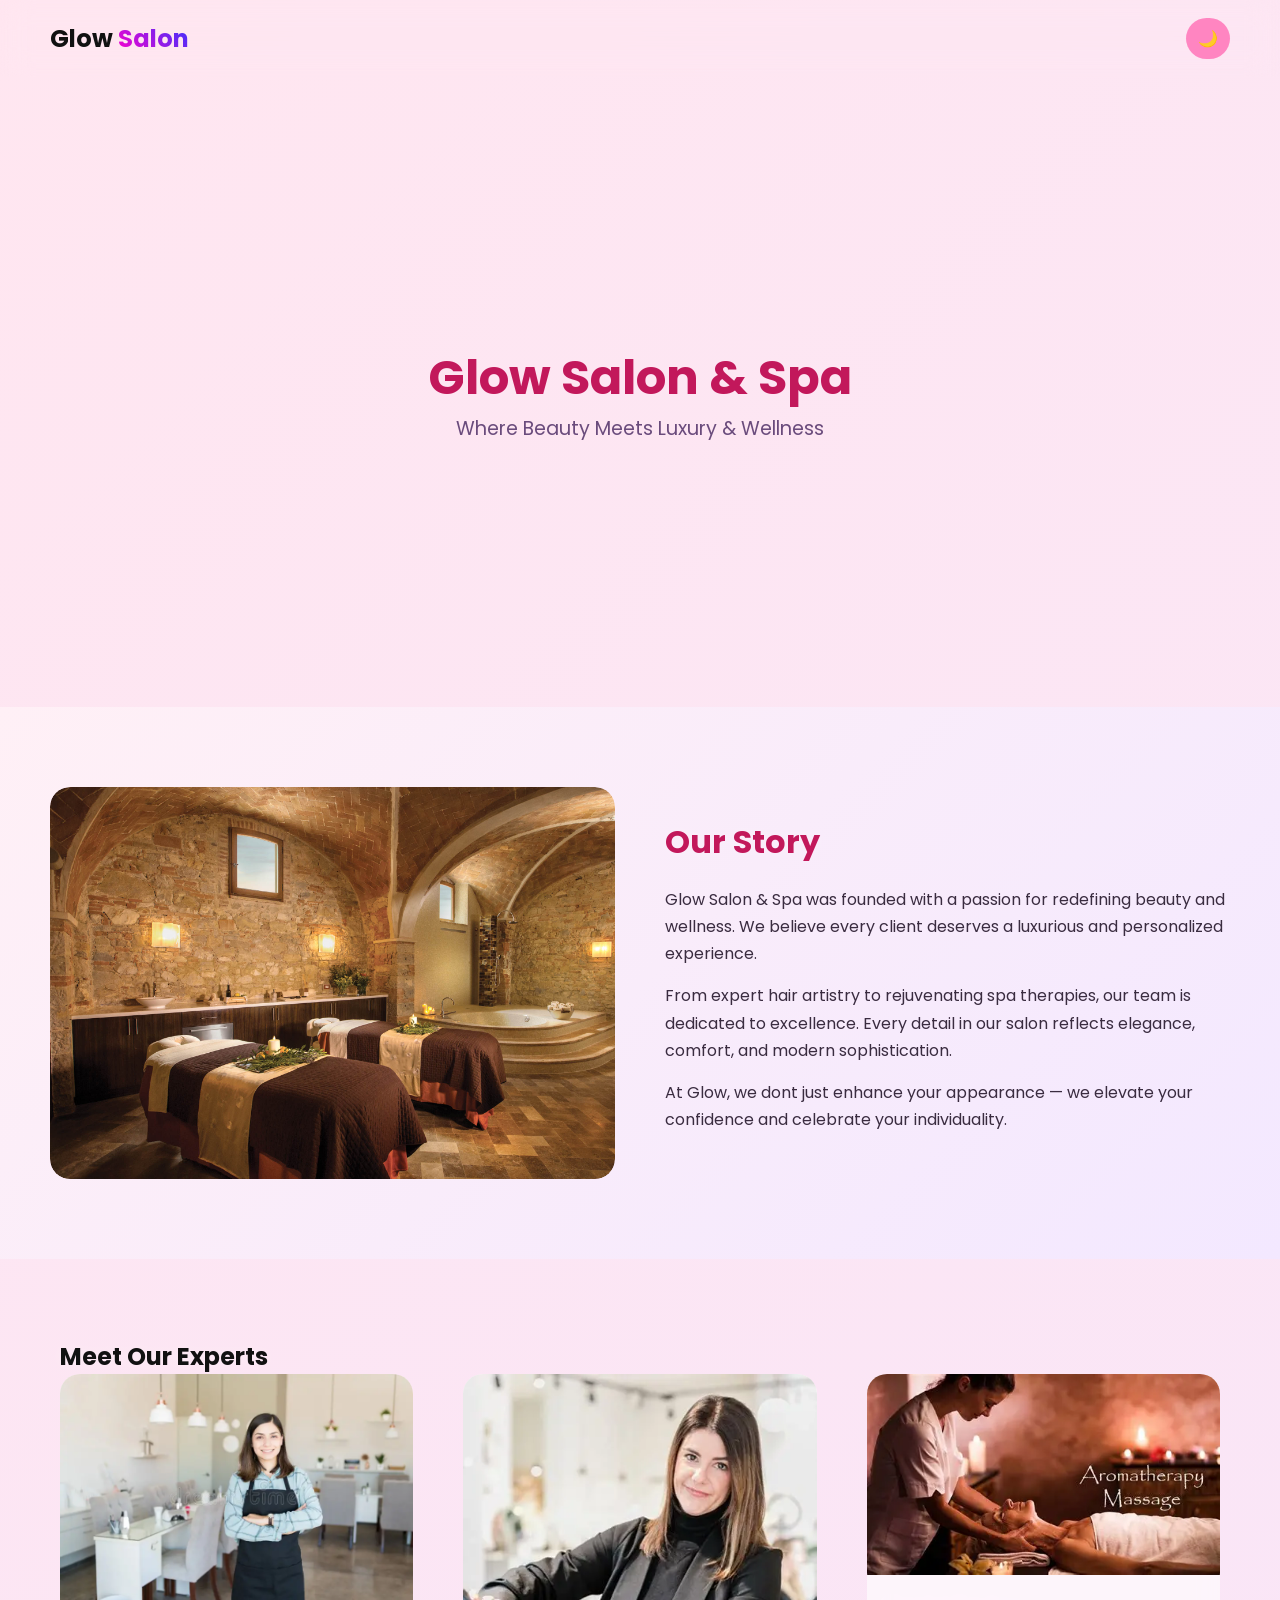
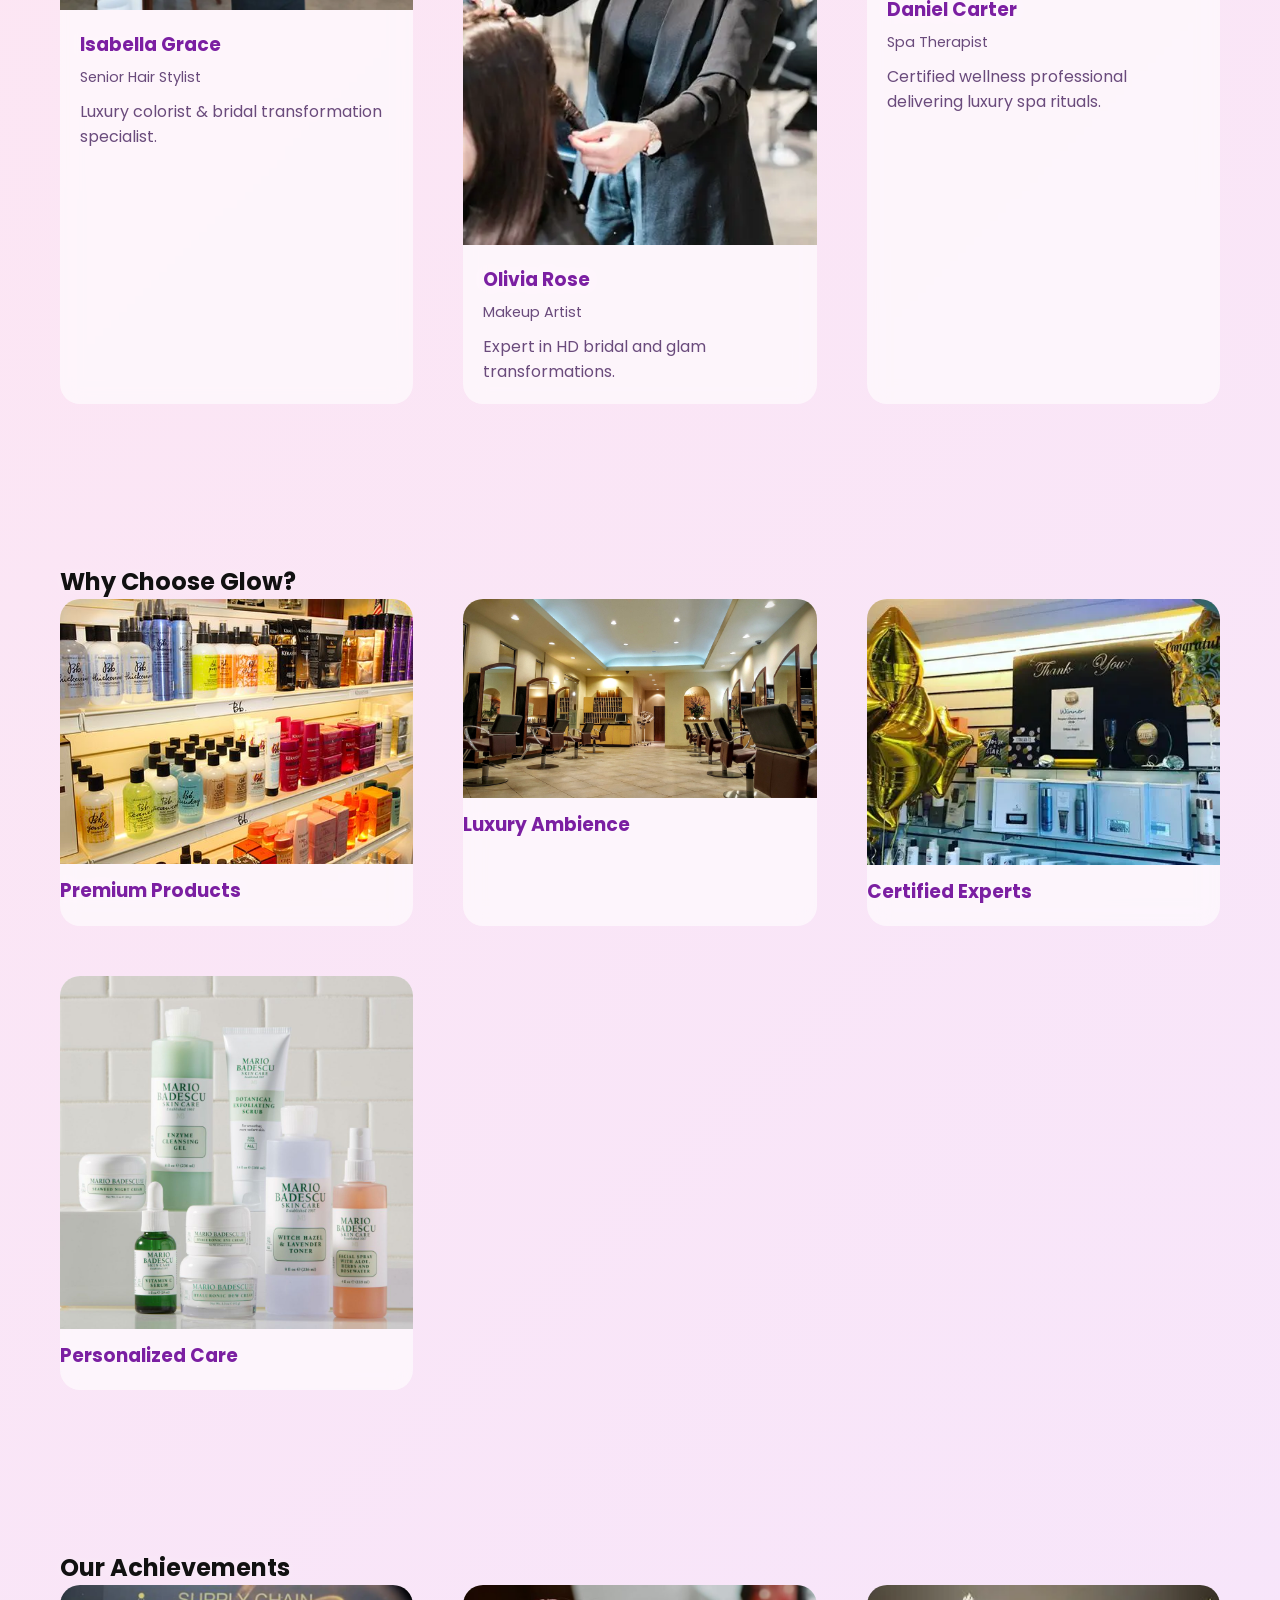
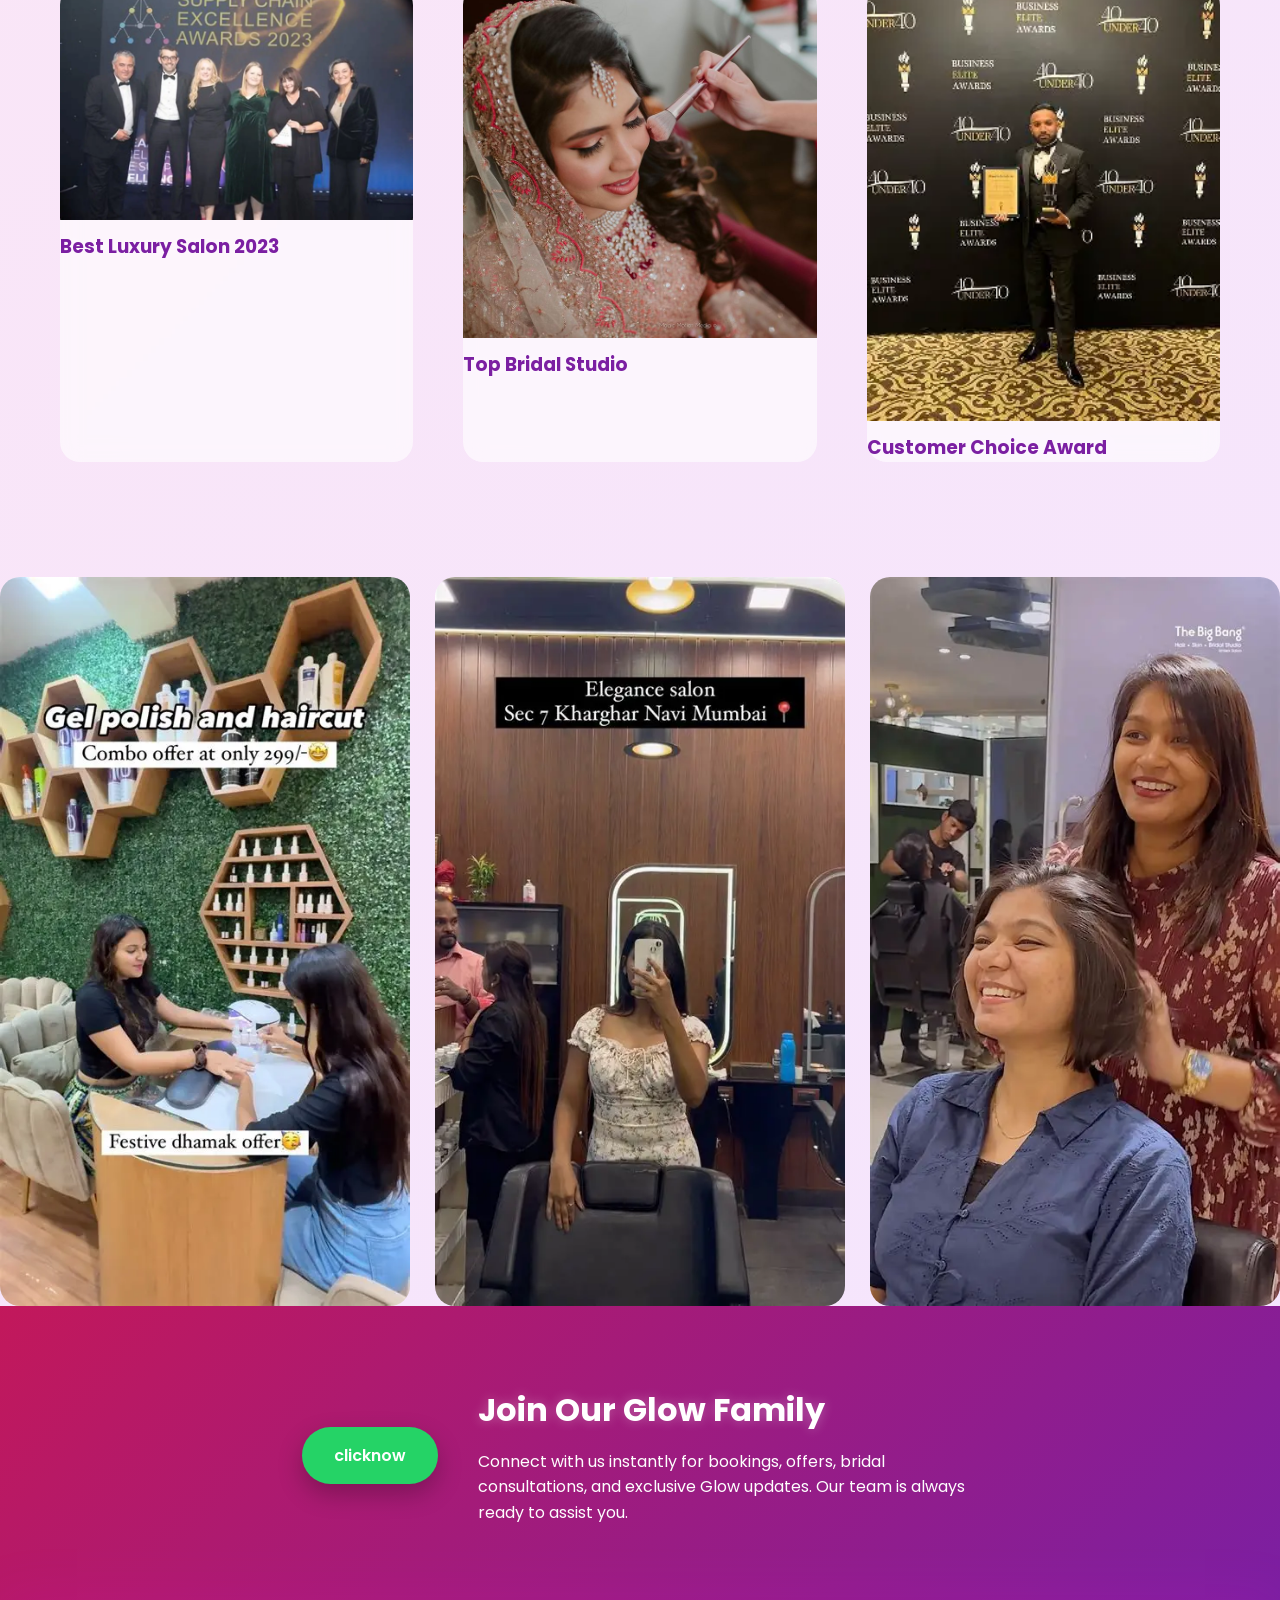
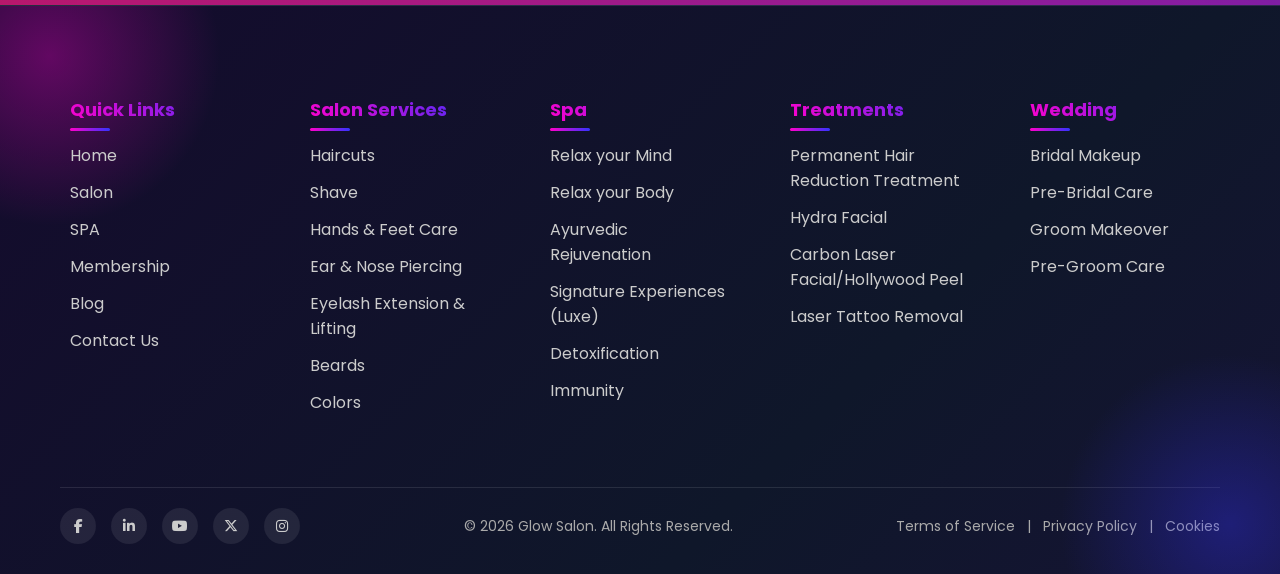
<file: Aboutus.html>
<!DOCTYPE html>
<html lang="en">
<head>
  <meta charset="UTF-8">
  <meta name="viewport" content="width=device-width, initial-scale=1.0">
  <title>Glow Salon & Spa | Contact</title>

  
  <link href="https://fonts.googleapis.com/css2?family=Poppins:wght@300;400;600;700&display=swap" rel="stylesheet">

  
  <link rel="stylesheet" href="css/Aboutus.css">
  <link rel="stylesheet" href="https://cdnjs.cloudflare.com/ajax/libs/font-awesome/6.5.0/css/all.min.css">
</head>

<body class="about-page">


<nav class="navbar">
  <div class="nav-container">
    <div class="logo">
      Glow <span>Salon</span>
    </div>

    <div class="theme-toggle" id="themeToggle">
      🌙
    </div>
  </div>
</nav>



<section class="about-hero">
    <div class="hero-overlay"></div>
    <div class="hero-content">
        <h1>Glow Salon & Spa</h1>
        <p>Where Beauty Meets Luxury & Wellness</p>
    </div>
</section>



<section class="about-split">
    <div class="about-image fade-left">
        <img src="images/spa.img.jpeg" alt="Glow Salon Interior">
    </div>

    <div class="about-text fade-right">
        <h2>Our Story</h2>
        <p>
            Glow Salon & Spa was founded with a passion for redefining beauty
            and wellness. We believe every client deserves a luxurious and
            personalized experience.
        </p>

        <p>
            From expert hair artistry to rejuvenating spa therapies, our team
            is dedicated to excellence. Every detail in our salon reflects
            elegance, comfort, and modern sophistication.
        </p>

        <p>
            At Glow, we dont just enhance your appearance — we elevate your
            confidence and celebrate your individuality.
        </p>
    </div>
</section>


<section class="experts">
    <h2 class="section-title fade-top">Meet Our Experts</h2>

    <div class="experts-grid">
        <div class="expert-card fade-left">
            <img src="images/expert1.webp" alt="">
            <div class="expert-info">
                <h3>Isabella Grace</h3>
                <span>Senior Hair Stylist</span>
                <p>Luxury colorist & bridal transformation specialist.</p>
            </div>
        </div>

        <div class="expert-card fade-bottom">
            <img src="images/image8.webp" alt="">
            <div class="expert-info">
                <h3>Olivia Rose</h3>
                <span>Makeup Artist</span>
                <p>Expert in HD bridal and glam transformations.</p>
            </div>
        </div>

        <div class="expert-card fade-right">
            <img src="images/aroma.webp" alt="">
            <div class="expert-info">
                <h3>Daniel Carter</h3>
                <span>Spa Therapist</span>
                <p>Certified wellness professional delivering luxury spa rituals.</p>
            </div>
        </div>
    </div>
</section>



<section class="why">
    <h2 class="section-title fade-top">Why Choose Glow?</h2>

    <div class="why-grid">
        <div class="why-card fade-left">
            <img src="images/product.jpg" alt="">
            <h3>Premium Products</h3>
        </div>

        <div class="why-card fade-bottom">
            <img src="images/image1.jpg" alt="">
            <h3>Luxury Ambience</h3>
        </div>

        <div class="why-card fade-right">
            <img src="images/cerified.webp" alt="">
            <h3>Certified Experts</h3>
        </div>

        <div class="why-card fade-top">
            <img src="images/persona;.jpg">
            <h3>Personalized Care</h3>
        </div>
    </div>
</section>



<section class="awards">
    <h2 class="section-title fade-top">Our Achievements</h2>

    <div class="awards-grid">
        <div class="award-card fade-left">
            <img src="images/award1.webp" alt="">
            <h3>Best Luxury Salon 2023</h3>
        </div>

        <div class="award-card fade-bottom">
            <img src="images/makeup.img.jpeg" alt="">
            <h3>Top Bridal Studio</h3>
        </div>

        <div class="award-card fade-right">
            <img src="images/customer.webp" alt="">
            <h3>Customer Choice Award</h3>
        </div>
    </div>
</section>


<section class="instagram">
    <h2 class="section-title fade-top">Latest From Instagram</h2>

    <div class="insta-grid">
        <div class="insta-card fade-left">
            <img src="images/insta1.webp" alt="Instagram 1">
        </div>

        <div class="insta-card fade-bottom">
            <img src="images/insta2.webp" alt="Instagram 2">
        </div>

        <div class="insta-card fade-right">
            <img src="images/insta3.webp" alt="Instagram 3">
        </div>
    </div>
</section>


<section class="whatsapp-section">
    <div class="whatsapp-content">

        <div class="whatsapp-icon fade-left">
            <a href="#" class="join-btn">
            
                <span>clicknow</span>
            </a>
        </div>

        <div class="whatsapp-text fade-right">
            <h2>Join Our Glow Family</h2>
            <p>
                Connect with us instantly for bookings, offers, bridal consultations,
                and exclusive Glow updates. Our team is always ready to assist you.
            </p>
        </div>

    </div>
</section>

<footer class="footer">

  <div class="footer-container">

    <div class="footer-col">
      <h3>Quick Links</h3>
      <ul>
        <li><a href="#">Home</a></li>
        <li><a href="#">Salon</a></li>
        <li><a href="#">SPA</a></li>
        <li><a href="#">Membership</a></li>
        <li><a href="#">Blog</a></li>
        <li><a href="#">Contact Us</a></li>
      </ul>
    </div>

    <div class="footer-col">
      <h3>Salon Services</h3>
      <ul>
        <li><a href="#">Haircuts</a></li>
        <li><a href="#">Shave</a></li>
        <li><a href="#">Hands & Feet Care</a></li>
        <li><a href="#">Ear & Nose Piercing</a></li>
        <li><a href="#">Eyelash Extension & Lifting</a></li>
        <li><a href="#">Beards</a></li>
        <li><a href="#">Colors</a></li>
      </ul>
    </div>

    <div class="footer-col">
      <h3>Spa</h3>
      <ul>
        <li><a href="#">Relax your Mind</a></li>
        <li><a href="#">Relax your Body</a></li>
        <li><a href="#">Ayurvedic Rejuvenation</a></li>
        <li><a href="#">Signature Experiences (Luxe)</a></li>
        <li><a href="#">Detoxification</a></li>
        <li><a href="#">Immunity</a></li>
      </ul>
    </div>

    <div class="footer-col">
      <h3>Treatments</h3>
      <ul>
        <li><a href="#">Permanent Hair Reduction Treatment</a></li>
        <li><a href="#">Hydra Facial</a></li>
        <li><a href="#">Carbon Laser Facial/Hollywood Peel</a></li>
        <li><a href="#">Laser Tattoo Removal</a></li>
      </ul>
    </div>

    <div class="footer-col">
      <h3>Wedding</h3>
      <ul>
        <li><a href="#">Bridal Makeup</a></li>
        <li><a href="#">Pre-Bridal Care</a></li>
        <li><a href="#">Groom Makeover</a></li>
        <li><a href="#">Pre-Groom Care</a></li>
      </ul>
    </div>

  </div>
<div class="footer-bottom">

  <div class="footer-social">
    <a href="#"><i class="fab fa-facebook-f"></i></a>
    <a href="#"><i class="fab fa-linkedin-in"></i></a>
    <a href="#"><i class="fab fa-youtube"></i></a>
    <a href="#"><i class="fab fa-x-twitter"></i></a>
    <a href="#"><i class="fab fa-instagram"></i></a>
  </div>

  <div class="footer-copy">
    © 2026 Glow Salon. All Rights Reserved.
  </div>

  <div class="footer-legal">
    <a href="#">Terms of Service</a>
    <span>|</span>
    <a href="#">Privacy Policy</a>
    <span>|</span>
    <a href="#">Cookies</a>
  </div>

  

</footer>


<script src="js/Aboutus.js"></script>

    
</body>
</html>
</file>
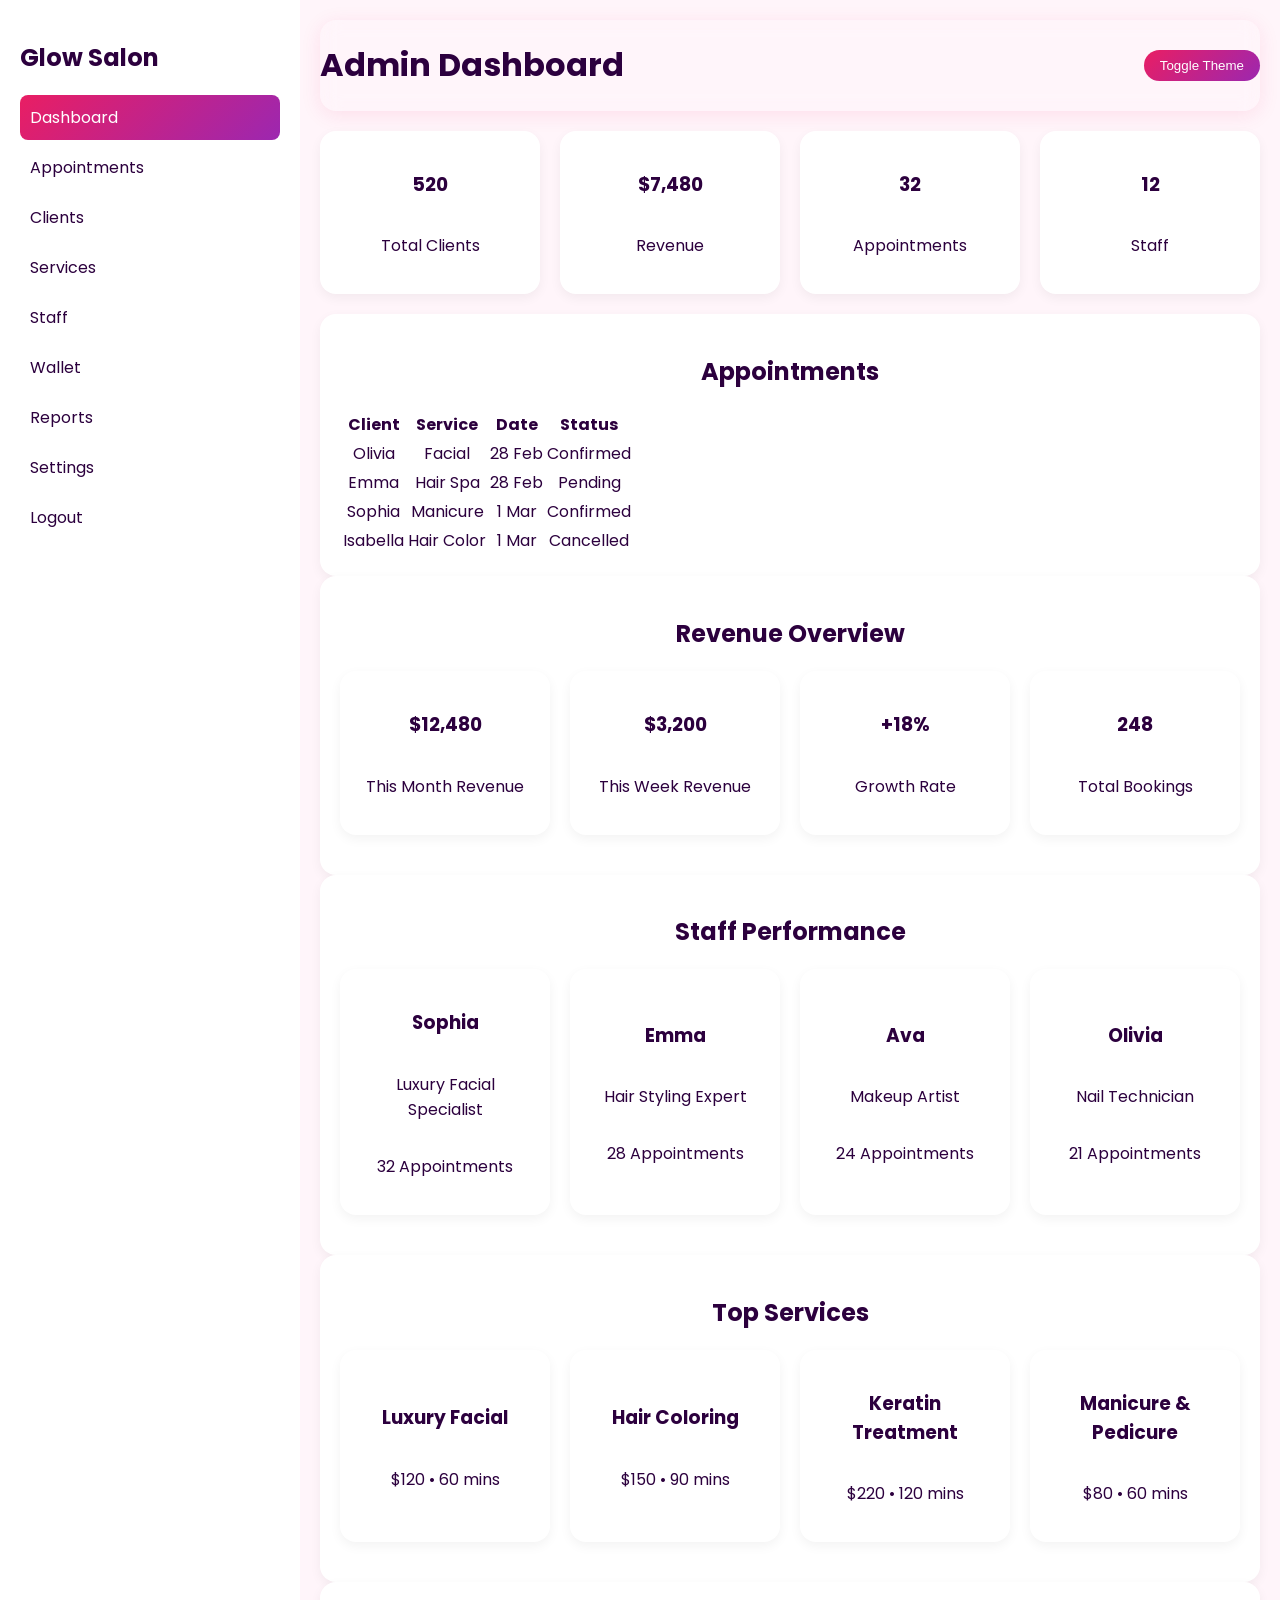
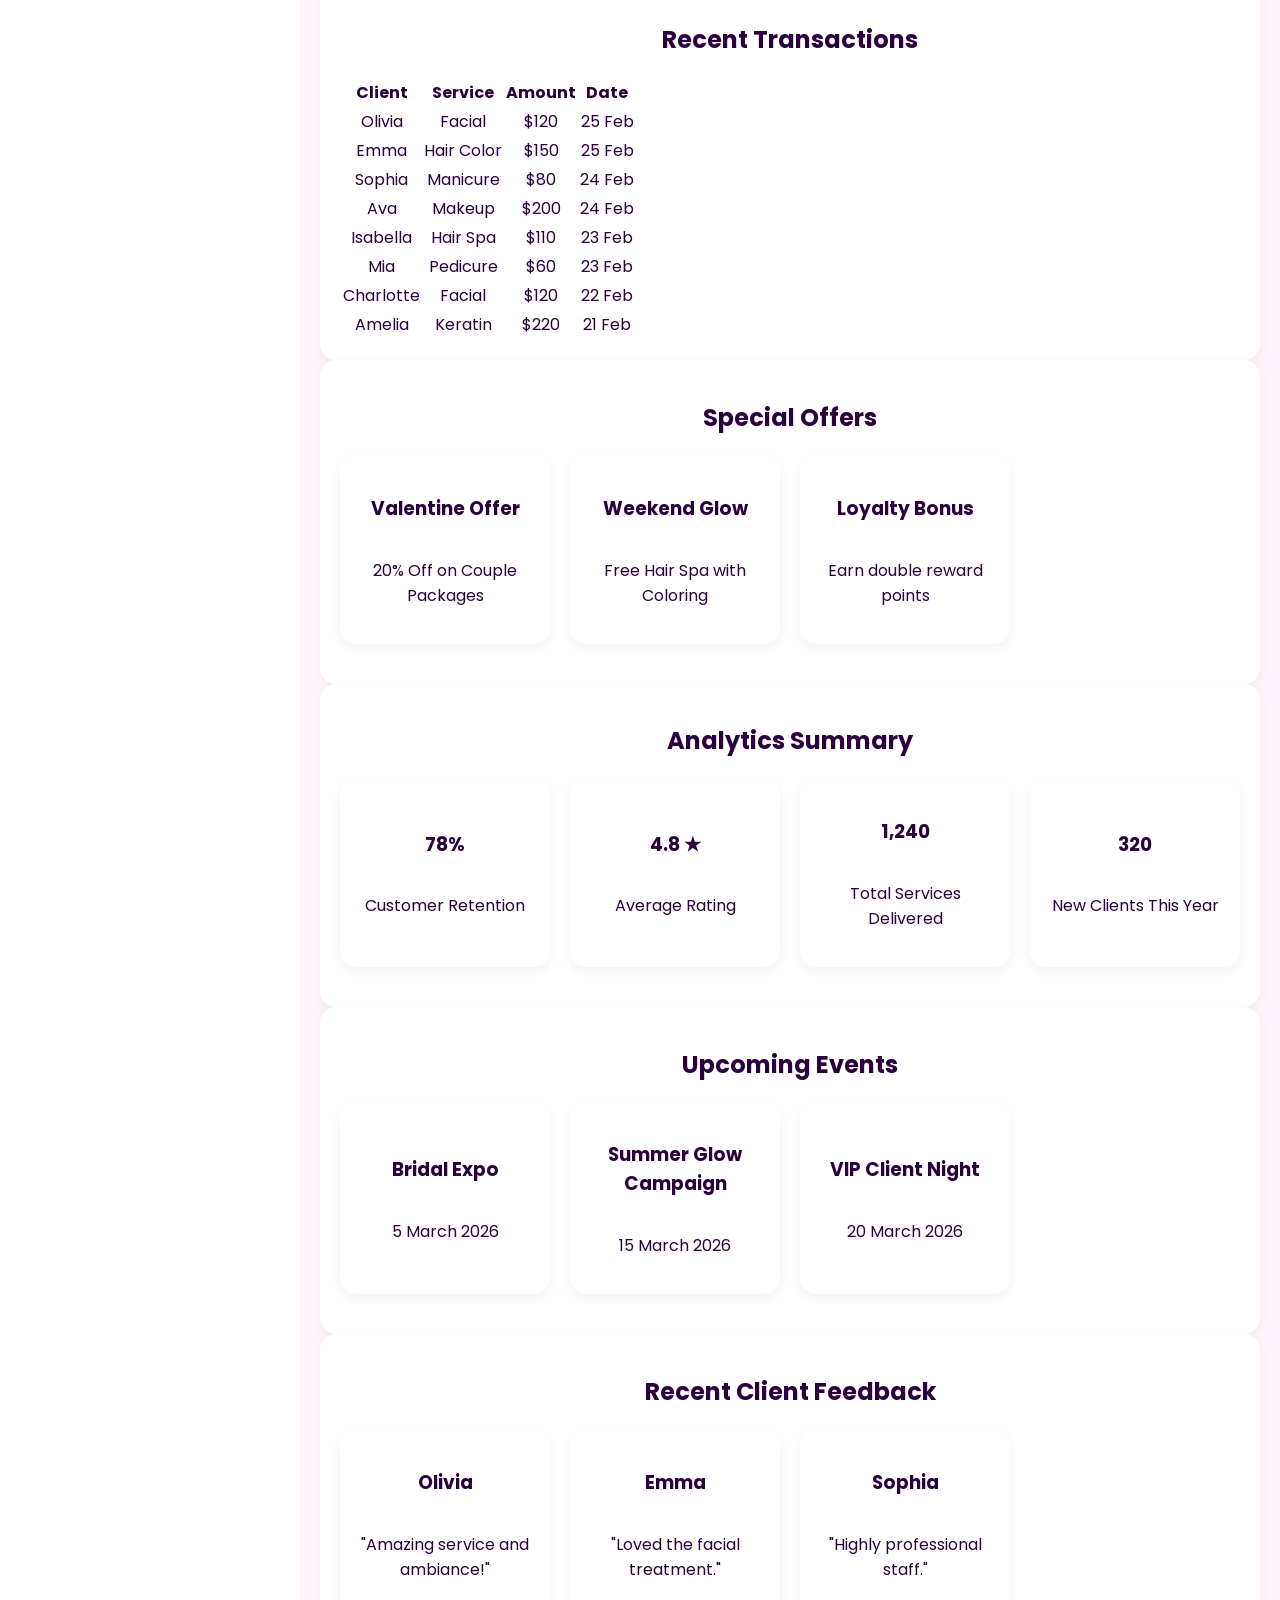
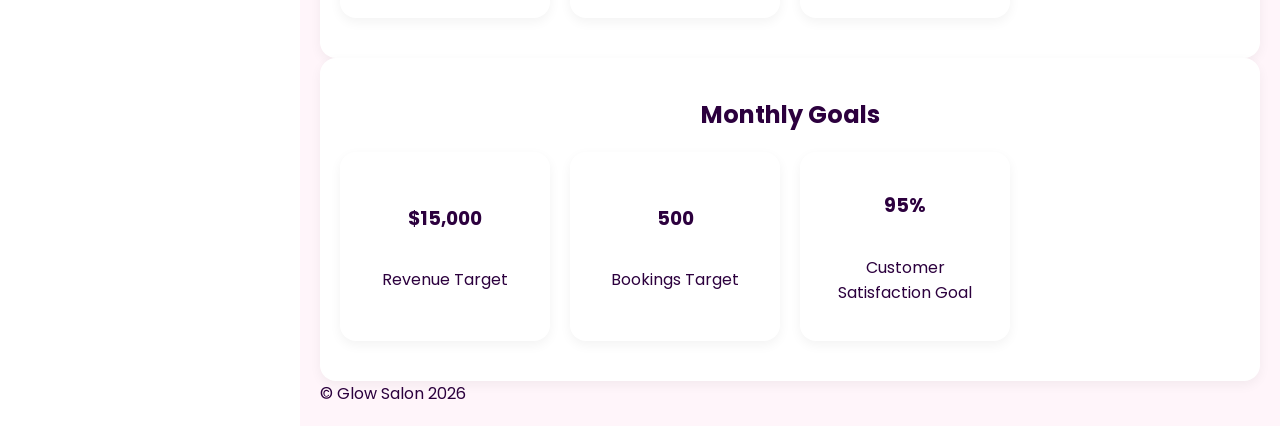
<file: dashboard.html>
<!DOCTYPE html>
<html lang="en">
<head>
<meta charset="UTF-8">
<meta name="viewport" content="width=device-width, initial-scale=1.0">
<title>Glow Salon Admin</title>
<link rel="stylesheet" href="css/dashboard.css">
<link href="https://fonts.googleapis.com/css2?family=Playfair+Display:wght@600;700&family=Poppins:wght@300;400;500;600&display=swap" rel="stylesheet">
</head>
<body>

<div class="overlay" id="overlay"></div>

<div class="dashboard">

  
  <aside class="sidebar" id="sidebar">
    <div class="sidebar-header">
      <h2>Glow Salon</h2>
      <button class="close-btn" id="closeBtn">&times;</button>
    </div>
    <ul>
      <li class="active">Dashboard</li>
      <li>Appointments</li>
      <li>Clients</li>
      <li>Services</li>
      <li>Staff</li>
      <li>Wallet</li>
      <li>Reports</li>
      <li>Settings</li>
      <li>Logout</li>
    </ul>
  </aside>

  
  <div class="main">

    <header class="header">
      <button class="hamburger" id="hamburger">&#9776;</button>
      <h1>Admin Dashboard</h1>
      <div class="header-right">
        <button id="themeToggle">Toggle Theme</button>
      </div>
    </header>

    
    <section class="stats">
      <div class="card"><h3>520</h3><p>Total Clients</p></div>
      <div class="card"><h3>$7,480</h3><p>Revenue</p></div>
      <div class="card"><h3>32</h3><p>Appointments</p></div>
      <div class="card"><h3>12</h3><p>Staff</p></div>
    </section>

    
    <section class="card">
      <h2>Appointments</h2>
      <div class="table-wrapper">
        <table>
          <thead>
            <tr>
              <th>Client</th>
              <th>Service</th>
              <th>Date</th>
              <th>Status</th>
            </tr>
          </thead>
          <tbody>
            <tr><td>Olivia</td><td>Facial</td><td>28 Feb</td><td>Confirmed</td></tr>
            <tr><td>Emma</td><td>Hair Spa</td><td>28 Feb</td><td>Pending</td></tr>
            <tr><td>Sophia</td><td>Manicure</td><td>1 Mar</td><td>Confirmed</td></tr>
            <tr><td>Isabella</td><td>Hair Color</td><td>1 Mar</td><td>Cancelled</td></tr>
          </tbody>
        </table>
      </div>
    </section>


    <section class="card">
  <h2>Revenue Overview</h2>
  <div class="stats">
    <div class="card">
      <h3>$12,480</h3>
      <p>This Month Revenue</p>
    </div>
    <div class="card">
      <h3>$3,200</h3>
      <p>This Week Revenue</p>
    </div>
    <div class="card">
      <h3>+18%</h3>
      <p>Growth Rate</p>
    </div>
    <div class="card">
      <h3>248</h3>
      <p>Total Bookings</p>
    </div>
  </div>
</section>


<section class="card">
  <h2>Staff Performance</h2>
  <div class="stats">
    <div class="card">
      <h3>Sophia</h3>
      <p>Luxury Facial Specialist</p>
      <p>32 Appointments</p>
    </div>
    <div class="card">
      <h3>Emma</h3>
      <p>Hair Styling Expert</p>
      <p>28 Appointments</p>
    </div>
    <div class="card">
      <h3>Ava</h3>
      <p>Makeup Artist</p>
      <p>24 Appointments</p>
    </div>
    <div class="card">
      <h3>Olivia</h3>
      <p>Nail Technician</p>
      <p>21 Appointments</p>
    </div>
  </div>
</section>


<section class="card">
  <h2>Top Services</h2>
  <div class="stats">
    <div class="card">
      <h3>Luxury Facial</h3>
      <p>$120 • 60 mins</p>
    </div>
    <div class="card">
      <h3>Hair Coloring</h3>
      <p>$150 • 90 mins</p>
    </div>
    <div class="card">
      <h3>Keratin Treatment</h3>
      <p>$220 • 120 mins</p>
    </div>
    <div class="card">
      <h3>Manicure & Pedicure</h3>
      <p>$80 • 60 mins</p>
    </div>
  </div>
</section>


<section class="card">
  <h2>Recent Transactions</h2>
  <div class="table-wrapper">
    <table>
      <thead>
        <tr>
          <th>Client</th>
          <th>Service</th>
          <th>Amount</th>
          <th>Date</th>
        </tr>
      </thead>
      <tbody>
        <tr><td>Olivia</td><td>Facial</td><td>$120</td><td>25 Feb</td></tr>
        <tr><td>Emma</td><td>Hair Color</td><td>$150</td><td>25 Feb</td></tr>
        <tr><td>Sophia</td><td>Manicure</td><td>$80</td><td>24 Feb</td></tr>
        <tr><td>Ava</td><td>Makeup</td><td>$200</td><td>24 Feb</td></tr>
        <tr><td>Isabella</td><td>Hair Spa</td><td>$110</td><td>23 Feb</td></tr>
        <tr><td>Mia</td><td>Pedicure</td><td>$60</td><td>23 Feb</td></tr>
        <tr><td>Charlotte</td><td>Facial</td><td>$120</td><td>22 Feb</td></tr>
        <tr><td>Amelia</td><td>Keratin</td><td>$220</td><td>21 Feb</td></tr>
      </tbody>
    </table>
  </div>
</section>


<section class="card">
  <h2>Special Offers</h2>
  <div class="stats">
    <div class="card">
      <h3>Valentine Offer</h3>
      <p>20% Off on Couple Packages</p>
    </div>
    <div class="card">
      <h3>Weekend Glow</h3>
      <p>Free Hair Spa with Coloring</p>
    </div>
    <div class="card">
      <h3>Loyalty Bonus</h3>
      <p>Earn double reward points</p>
    </div>
  </div>
</section>
<section class="card">
  <h2>Analytics Summary</h2>
  <div class="stats">
    <div class="card">
      <h3>78%</h3>
      <p>Customer Retention</p>
    </div>
    <div class="card">
      <h3>4.8 ★</h3>
      <p>Average Rating</p>
    </div>
    <div class="card">
      <h3>1,240</h3>
      <p>Total Services Delivered</p>
    </div>
    <div class="card">
      <h3>320</h3>
      <p>New Clients This Year</p>
    </div>
  </div>
</section>




<section class="card">
  <h2>Upcoming Events</h2>
  <div class="stats">
    <div class="card">
      <h3>Bridal Expo</h3>
      <p>5 March 2026</p>
    </div>
    <div class="card">
      <h3>Summer Glow Campaign</h3>
      <p>15 March 2026</p>
    </div>
    <div class="card">
      <h3>VIP Client Night</h3>
      <p>20 March 2026</p>
    </div>
  </div>
</section>

<section class="card">
  <h2>Recent Client Feedback</h2>
  <div class="stats">
    <div class="card">
      <h3>Olivia</h3>
      <p>"Amazing service and ambiance!"</p>
    </div>
    <div class="card">
      <h3>Emma</h3>
      <p>"Loved the facial treatment."</p>
    </div>
    <div class="card">
      <h3>Sophia</h3>
      <p>"Highly professional staff."</p>
    </div>
  </div>
</section>
<section class="card">
  <h2>Monthly Goals</h2>
  <div class="stats">
    <div class="card">
      <h3>$15,000</h3>
      <p>Revenue Target</p>
    </div>
    <div class="card">
      <h3>500</h3>
      <p>Bookings Target</p>
    </div>
    <div class="card">
      <h3>95%</h3>
      <p>Customer Satisfaction Goal</p>
    </div>
  </div>
</section>

    <footer>© Glow Salon 2026</footer>

  </div>
</div>

<script src="js/dashboard.js"></script>
</body>
</html>
</file>
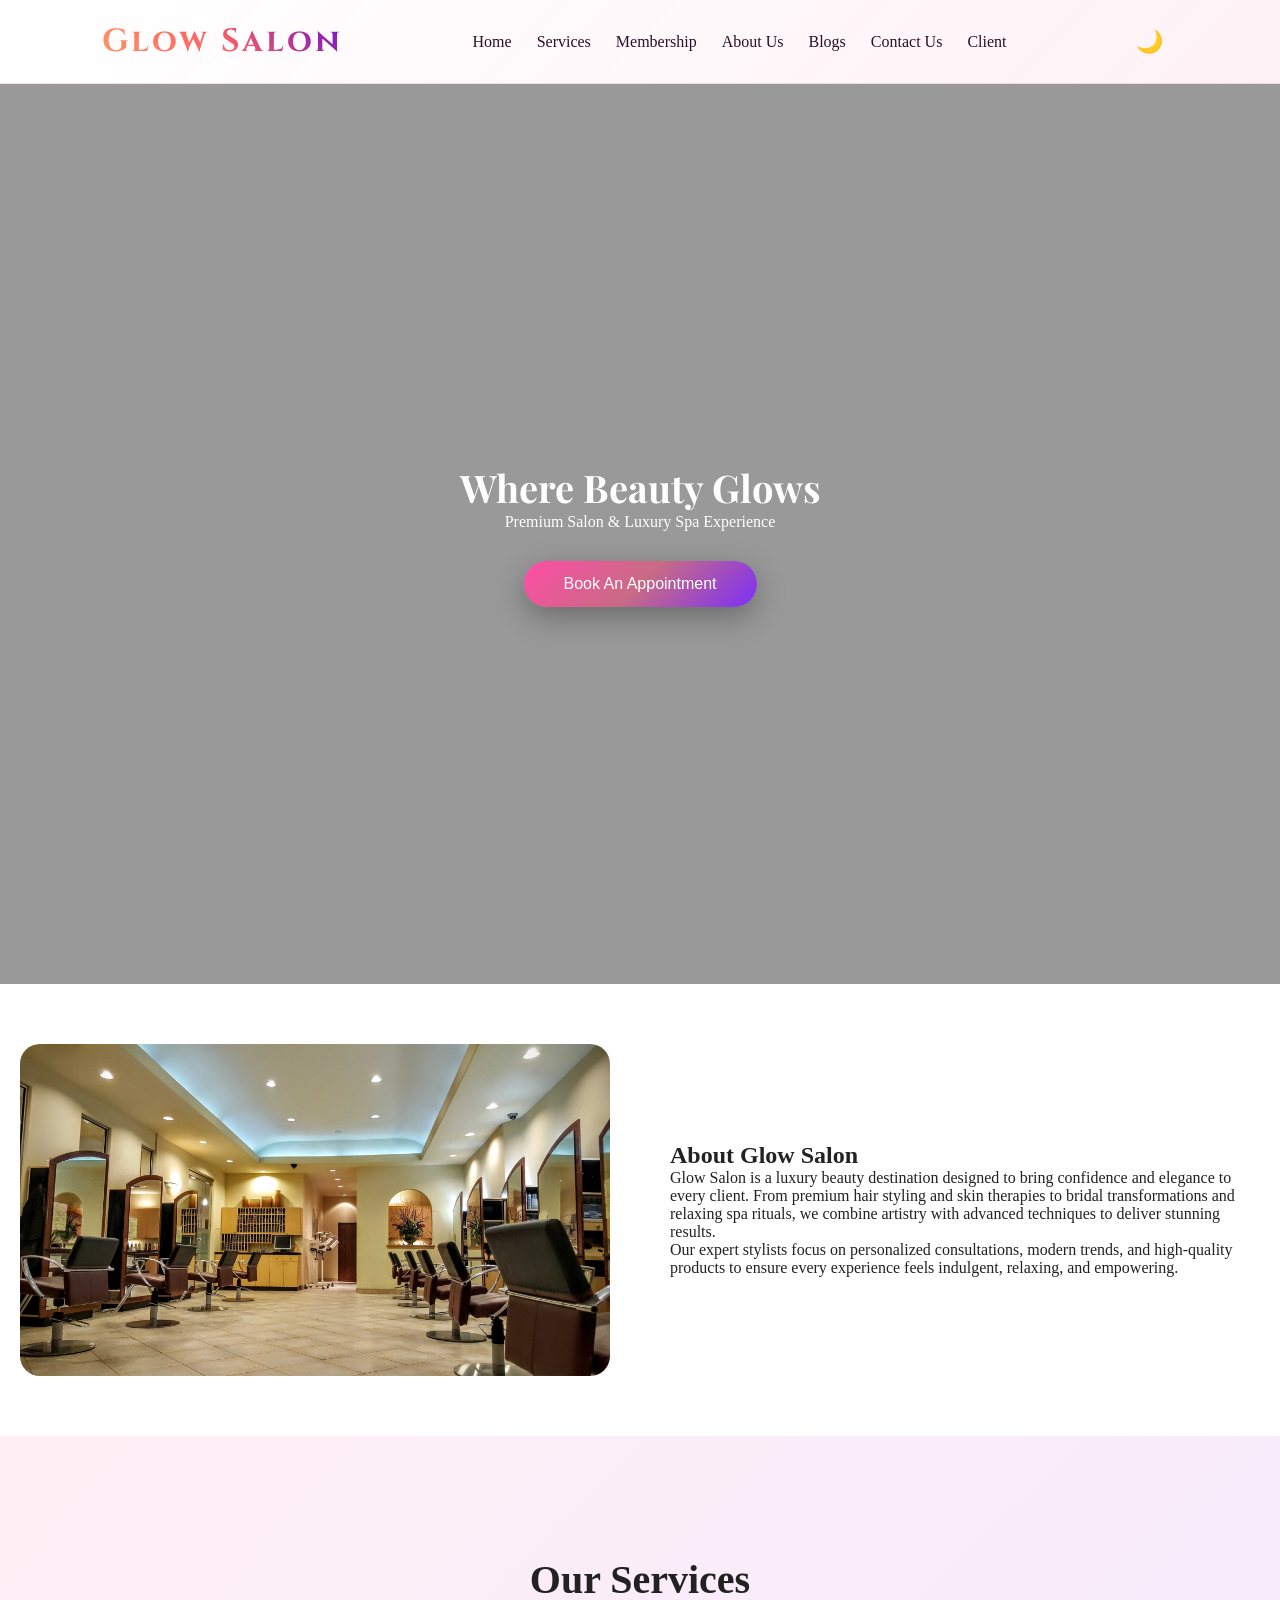
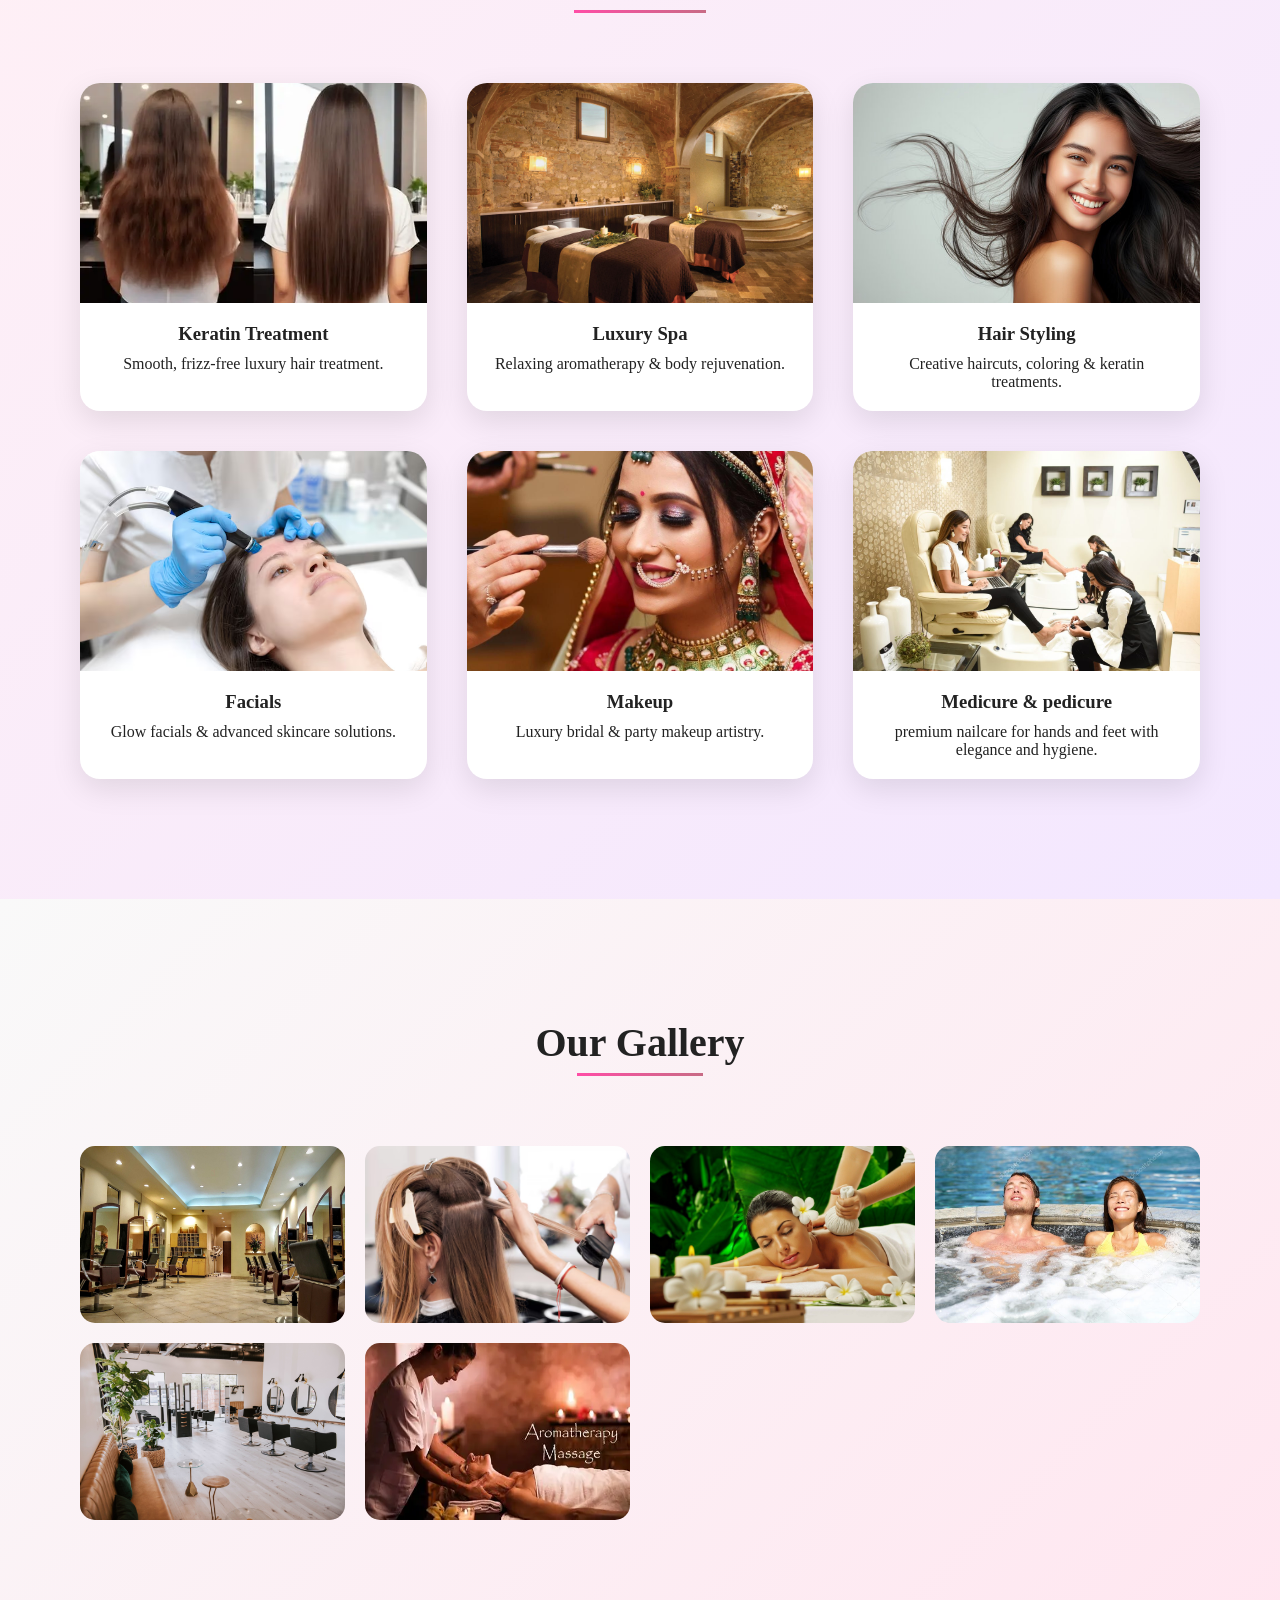
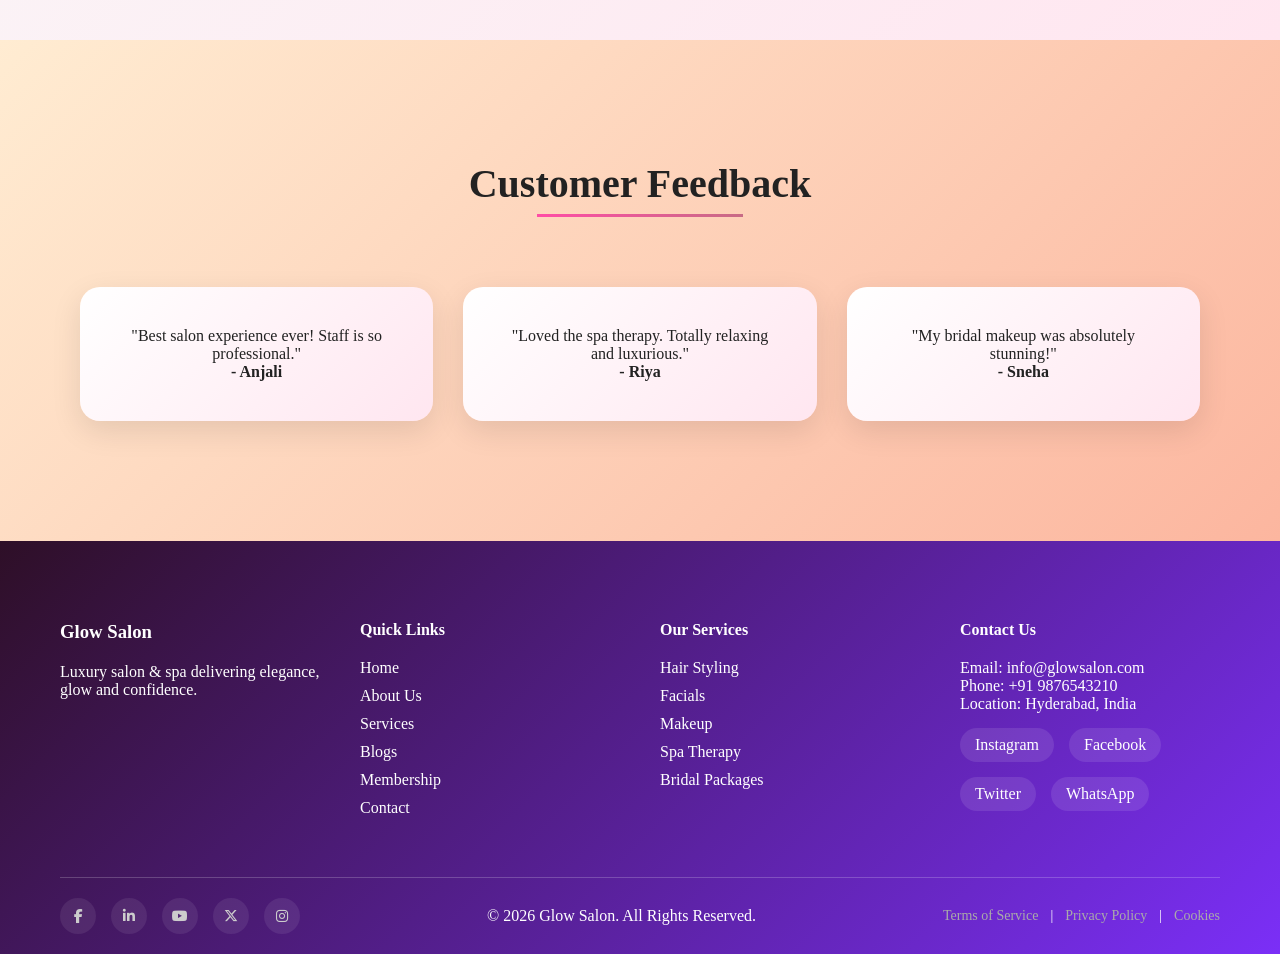
<file: home2.html>
<!DOCTYPE html>
<html lang="en">
<head>
<meta charset="UTF-8">
<meta name="viewport" content="width=device-width, initial-scale=1.0">
<title>Glow Salon</title>
<link rel="stylesheet" href="css/home2.css">
<link href="https://fonts.googleapis.com/css2?family=Playfair+Display:wght@600;700&family=Poppins:wght@300;400;500&display=swap" rel="stylesheet">
<link href="https://fonts.googleapis.com/css2?family=Cinzel:wght@600;700&display=swap" rel="stylesheet">
<link rel="stylesheet" href="https://cdnjs.cloudflare.com/ajax/libs/font-awesome/6.5.0/css/all.min.css">




</head>

<body>
<div class="container">

<header>

<nav class="navbar">

    
    <div class="logo">Glow Salon</div>

    
    <ul class="nav-links" id="navLinks">

        
        <li class="dropdown">
            <a href="home2.html">Home</a>
            <ul class="dropdown-menu">
                <li><a href="index.html">Home2</a></li>
            </ul>
        </li>

        
        <li class="dropdown">
            <a href="#">Services</a>
            <ul class="dropdown-menu">
                <li><a href="Sdetail.html#hair">Hair Styling</a></li>
                <li><a href="Sdetail.html#facials">Facials</a></li>
                <li><a href="Sdetail.html#wedding">wedding makeover</a></li>
                <li><a href="Sdetail.html#spa">Spa</a></li>
                <li><a href="Sdetail.html#nailcare">Nailcare</a></li>
            </ul>
        </li>

        
        <li><a href="membership.html">Membership</a></li>

        
        <li><a href="Aboutus.html">About Us</a></li>

        
        <li class="dropdown">
            <a href="blogs.html">Blogs</a>
           <!-- <ul class="dropdown-menu">
                <li><a href="/pages/blogs.html">Hair Tips</a></li>
                <li><a href="/pages/blogs.html">skin Guides</a></li>
                <li><a href="/pages/blogs.html">Wellness</a></li>
            </ul>
        </li>-->

        
        <li><a href="contactus.html">Contact Us</a></li>

        
        <li><a href="dashboard.html">Client</a></li>

    </ul>

    
    <div class="icons">
        <div class="hamburger" id="hamburger">☰</div>
        <div id="themeToggle">🌙</div>
    
    </div>

</nav>

</header>

</div>
</body>


<section class="hero">
    <div class="hero-content">
        <h1 class="reveal-up">Where Beauty Glows</h1>
        <p class="reveal-down">Premium Salon & Luxury Spa Experience</p>
        <button class="lux-btn reveal-up delay">Book An Appointment</button>
    </div>
</section>


<section class="split-section">
    <div class="image reveal-left">
        <img src="images/image1.jpg">
    </div>
    <div class="content reveal-right">
        <h2>About Glow Salon</h2>
<p>
Glow Salon is a luxury beauty destination designed to bring confidence and elegance to every client. 
From premium hair styling and skin therapies to bridal transformations and relaxing spa rituals, 
we combine artistry with advanced techniques to deliver stunning results.
</p>

<p>
Our expert stylists focus on personalized consultations, modern trends, and high-quality products 
to ensure every experience feels indulgent, relaxing, and empowering.
</p>
</section>


<section class="services-section">
    <h2 class="section-title reveal-up">Our Services</h2>

    <div class="services-grid">

        <div class="service-card reveal-up">
    <img src="images/keratin1.webp">
    <h3>Keratin Treatment</h3>
    <p>Smooth, frizz-free luxury hair treatment.</p>
</div>

<div class="service-card reveal-right">
    <img src="images/spa.img.jpeg">
    <h3>Luxury Spa</h3>
    <p>Relaxing aromatherapy & body rejuvenation.</p>
</div>

        <div class="service-card reveal-left">
            <img src="images/hair1.jpg">
            <h3>Hair Styling</h3>
            <p>Creative haircuts, coloring & keratin treatments.</p>
        </div>

        <div class="service-card reveal-up">
            <img src="images/hydra.avif">
            <h3>Facials</h3>
            <p>Glow facials & advanced skincare solutions.</p>
        </div>

        <div class="service-card reveal-right">
            <img src="images/bridalmakeup.jpg">
            <h3>Makeup</h3>
            <p>Luxury bridal & party makeup artistry.</p>
        </div>

         <div class="service-card reveal-right">
            <img src="images/spa manipedi.jpg">
            <h3>Medicure & pedicure</h3>
            <p>premium nailcare for hands and feet with elegance and hygiene.</p>
        </div>


    </div>
</section>
<section class="gallery">
    <h2 class="section-title reveal-up">Our Gallery</h2>

    <div class="gallery-grid">
        <div class="gallery-item reveal-left">
            <img src="images/image1.jpg">
        </div>

        <div class="gallery-item reveal-up">
            <img src="images/image12.avif">
        </div>

        <div class="gallery-item reveal-right">
            <img src="images/image3.jpg">
        </div>

        <div class="gallery-item reveal-left">
            <img src="images/image4.jpg">
        </div>

        <div class="gallery-item reveal-up">
            <img src="images/image5.jpg">
        </div>

        <div class="gallery-item reveal-right">
            <img src="images/aroma.webp">
        </div>
    </div>
</section>
<section class="feedback">
    <h2 class="section-title reveal-up">Customer Feedback</h2>

    <div class="feedback-container">
        <div class="feedback-card reveal-left">
            <p>"Best salon experience ever! Staff is so professional."</p>
            <h4>- Anjali</h4>
        </div>

        <div class="feedback-card reveal-up">
            <p>"Loved the spa therapy. Totally relaxing and luxurious."</p>
            <h4>- Riya</h4>
        </div>

        <div class="feedback-card reveal-right">
            <p>"My bridal makeup was absolutely stunning!"</p>
            <h4>- Sneha</h4>
        </div>
    </div>
</section>

<footer>
    <div class="footer-container">

        <div class="footer-col">
            <h3>Glow Salon</h3>
            <p>Luxury salon & spa delivering elegance, glow and confidence.</p>
        </div>

        <div class="footer-col">
            <h4>Quick Links</h4>
            <ul>
                <li>Home</li>
                <li>About Us</li>
                <li>Services</li>
                <li>Blogs</li>
                <li>Membership</li>
                <li>Contact</li>
            </ul>
        </div>

        <div class="footer-col">
            <h4>Our Services</h4>
            <ul>
                <li>Hair Styling</li>
                <li>Facials</li>
                <li>Makeup</li>
                <li>Spa Therapy</li>
                <li>Bridal Packages</li>
            </ul>
        </div>

        <div class="footer-col">
            <h4>Contact Us</h4>
            <p>Email: info@glowsalon.com</p>
            <p>Phone: +91 9876543210</p>
            <p>Location: Hyderabad, India</p>

            <div class="social-icons">
                <span>Instagram</span>
                <span>Facebook</span>
                <span>Twitter</span>
                <span>WhatsApp</span>
            </div>
        </div>

    </div>
<div class="footer-bottom">

  <div class="footer-social">
    <a href="#"><i class="fab fa-facebook-f"></i></a>
    <a href="#"><i class="fab fa-linkedin-in"></i></a>
    <a href="#"><i class="fab fa-youtube"></i></a>
    <a href="#"><i class="fab fa-x-twitter"></i></a>
    <a href="#"><i class="fab fa-instagram"></i></a>
  </div>

  <div class="footer-copy">
    © 2026 Glow Salon. All Rights Reserved.
  </div>

  <div class="footer-legal">
    <a href="#">Terms of Service</a>
    <span>|</span>
    <a href="#">Privacy Policy</a>
    <span>|</span>
    <a href="#">Cookies</a>
  </div>

</div>
    
</footer>

<script src="js/home2.js"></script>
</div>
</body>
</html>
</file>
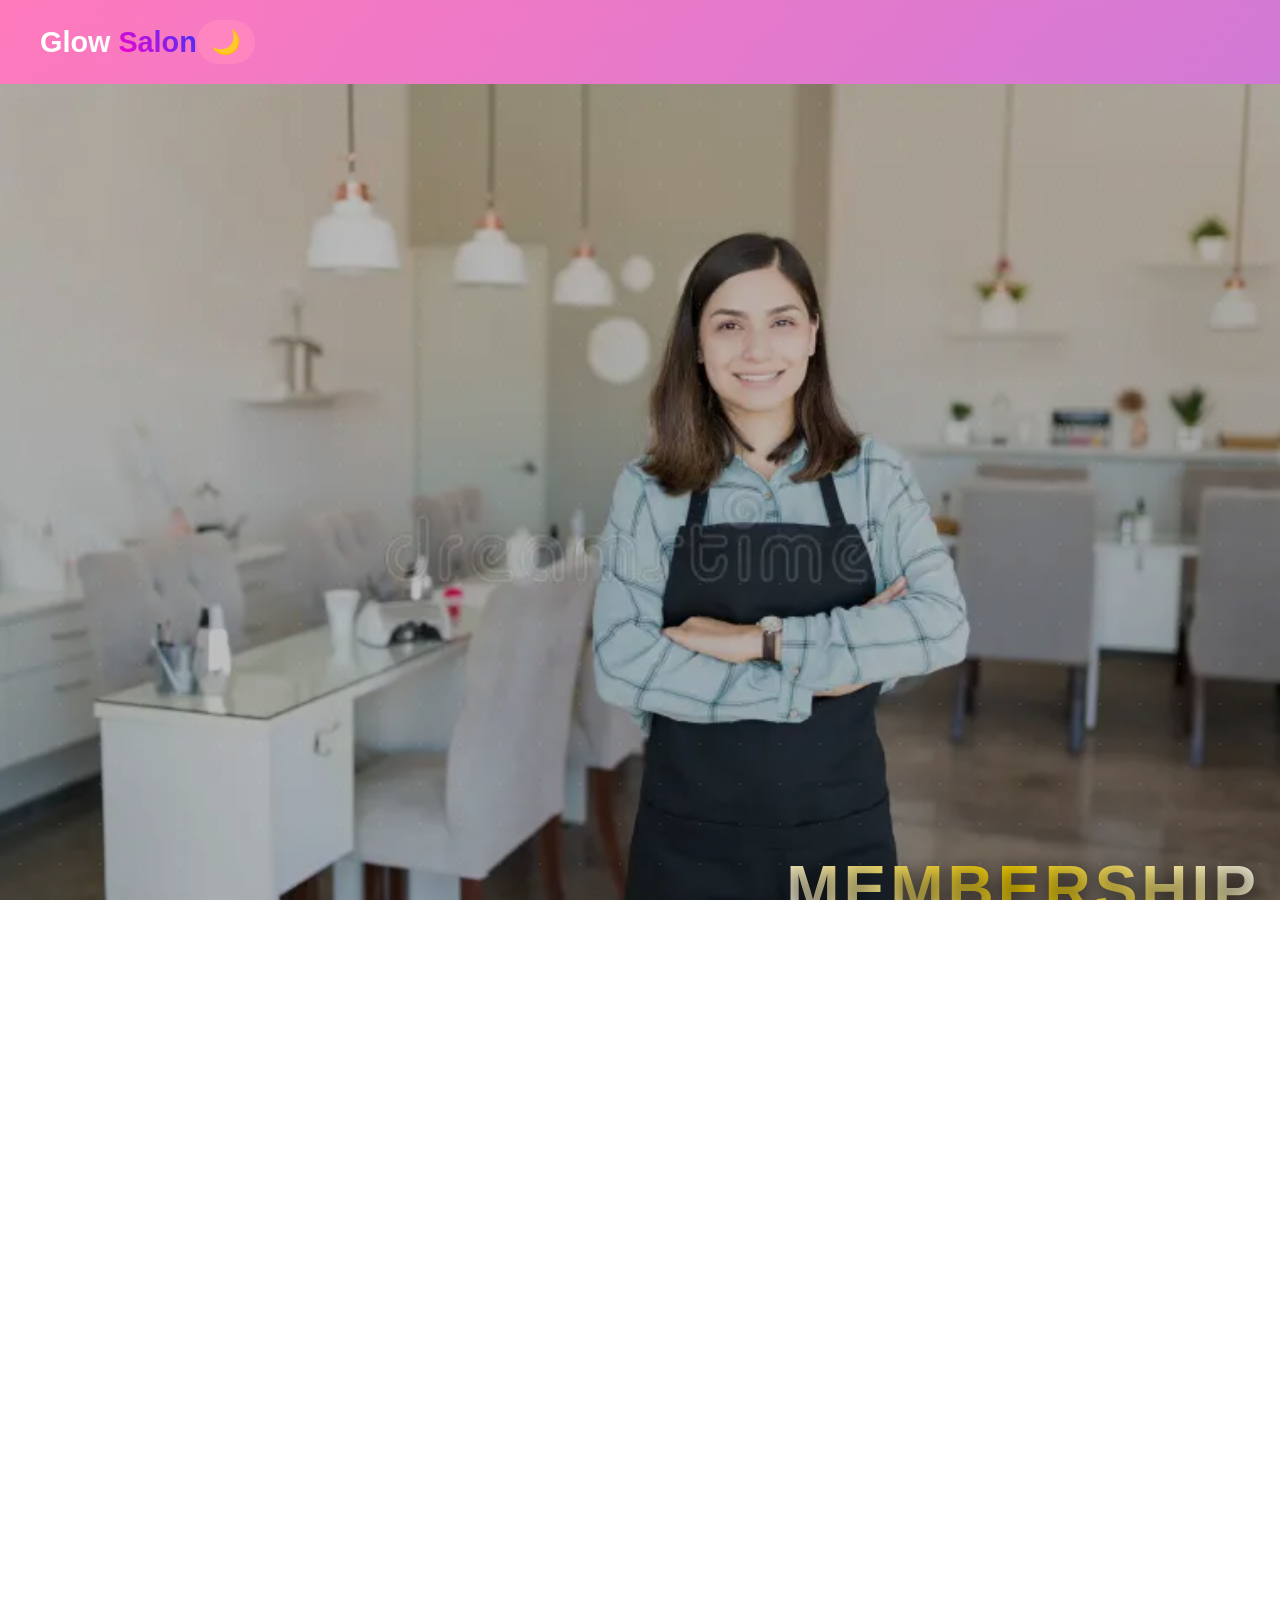
<file: membership.html>
<!DOCTYPE html>
<html lang="en">
<head>
  <meta charset="UTF-8">
  <meta name="viewport" content="width=device-width, initial-scale=1.0">
  <title>Glow Salon Blog</title>
  <link rel="stylesheet" href="css/blogs.css">

  <link rel="stylesheet" href="css/Membership.css">
  <link rel="stylesheet" href="https://cdnjs.cloudflare.com/ajax/libs/font-awesome/6.5.0/css/all.min.css">

</head>

<body>
<nav class="navbar">
  <div class="nav-container">
    <div class="logo">
      Glow <span>Salon</span>
    </div>
    <div class="theme-toggle" id="themeToggle">
      🌙
    </div>
  </div>
</nav>

<section class="hero-section reveal-all">
  <div class="hero-overlay">
    <h1>MEMBERSHIP</h1>
    <p>Luxury • Beauty • Wellness</p>
  </div>
</section>



<section class="membership-section">
  <h2 class="membership-title">Salon Membership Plans</h2>
  <div class="membership-container">

    
    <div class="membership-card gold">
      <h3>Gold</h3>
      <p class="price">$49/mo</p>
      <ul>
        <li>Haircut & Styling</li>
        <li>Basic Facial</li>
        <li>Blow Dry & Hair Wash</li>
        <li>Manicure & Pedicure</li>
        <li>10% off Products</li>
        <li>Monthly Newsletter</li>
        <li>Priority Booking</li>
        <li>Complimentary Refreshments</li>
        <li>Access to Members-Only Events</li>
      </ul>
      <button class="book-btn">Book Now</button>
    </div>

    
    <div class="membership-card premium">
      <h3>Premium</h3>
      <p class="price">$79/mo</p>
      <ul>
        <li>All Gold Features</li>
        <li>Hair Spa & Treatment</li>
        <li>Advanced Facial & Skin Care</li>
        <li>Hair Coloring & Highlights</li>
        <li>Extended Manicure & Pedicure</li>
        <li>20% off Products</li>
        <li>Birthday Surprise & Gifts</li>
        <li>Exclusive Workshops & Events</li>
        <li>Priority Weekend Appointments</li>
        <li>Complimentary Drinks & Snacks</li>
      </ul>
      <button class="book-btn">Book Now</button>
    </div>

    
    <div class="membership-card silver">
      <h3>Silver</h3>
      <p class="price">$29/mo</p>
      <ul>
        <li>Haircut Only</li>
        <li>Basic Facial</li>
        <li>Hair Wash</li>
        <li>5% off Products</li>
        <li>Member-Only Discounts</li>
        <li>Newsletter Subscription</li>
        <li>Complimentary Tea/Coffee</li>
      </ul>
      <button class="book-btn">Book Now</button>
    </div>

    
    <div class="membership-card platinum">
      <h3>Platinum</h3>
      <p class="price">$99/mo</p>
      <ul>
        <li>All Premium Features</li>
        <li>Exclusive Hair & Spa Treatments</li>
        <li>Luxury Facials & Skin Care</li>
        <li>Coloring, Highlights & Styling</li>
        <li>Premium Manicure & Pedicure</li>
        <li>30% off Products</li>
        <li>Personalized Consultation</li>
        <li>VIP Event Access</li>
        <li>Priority Weekend & Evening Booking</li>
        <li>Complimentary Drinks & Snacks</li>
        <li>Gift Hampers on Special Occasions</li>
        <li>Exclusive Member Lounge Access</li>
        <li>Free Seasonal Hair Treatments</li>
      </ul>
      <button class="book-btn">Book Now</button>
    </div>

  </div>
</section>




<footer class="footer">

  <div class="footer-container">

    <div class="footer-col">
      <h3>Quick Links</h3>
      <ul>
        <li><a href="#">Home</a></li>
        <li><a href="#">Salon</a></li>
        <li><a href="#">SPA</a></li>
        <li><a href="#">Membership</a></li>
        <li><a href="#">Blog</a></li>
        <li><a href="#">Contact Us</a></li>
      </ul>
    </div>

    <div class="footer-col">
      <h3>Salon Services</h3>
      <ul>
        <li><a href="#">Haircuts</a></li>
        <li><a href="#">Shave</a></li>
        <li><a href="#">Hands & Feet Care</a></li>
        <li><a href="#">Ear & Nose Piercing</a></li>
        <li><a href="#">Eyelash Extension & Lifting</a></li>
        <li><a href="#">Beards</a></li>
        <li><a href="#">Colors</a></li>
      </ul>
    </div>

    <div class="footer-col">
      <h3>Spa</h3>
      <ul>
        <li><a href="#">Relax your Mind</a></li>
        <li><a href="#">Relax your Body</a></li>
        <li><a href="#">Ayurvedic Rejuvenation</a></li>
        <li><a href="#">Signature Experiences (Luxe)</a></li>
        <li><a href="#">Detoxification</a></li>
        <li><a href="#">Immunity</a></li>
      </ul>
    </div>

    <div class="footer-col">
      <h3>Treatments</h3>
      <ul>
        <li><a href="#">Permanent Hair Reduction Treatment</a></li>
        <li><a href="#">Hydra Facial</a></li>
        <li><a href="#">Carbon Laser Facial/Hollywood Peel</a></li>
        <li><a href="#">Laser Tattoo Removal</a></li>
      </ul>
    </div>

    <div class="footer-col">
      <h3>Wedding</h3>
      <ul>
        <li><a href="#">Bridal Makeup</a></li>
        <li><a href="#">Pre-Bridal Care</a></li>
        <li><a href="#">Groom Makeover</a></li>
        <li><a href="#">Pre-Groom Care</a></li>
      </ul>
    </div>

  </div>

 <div class="footer-bottom">

  <div class="footer-social">
    <a href="#"><i class="fab fa-facebook-f"></i></a>
    <a href="#"><i class="fab fa-linkedin-in"></i></a>
    <a href="#"><i class="fab fa-youtube"></i></a>
    <a href="#"><i class="fab fa-x-twitter"></i></a>
    <a href="#"><i class="fab fa-instagram"></i></a>
  </div>

  <div class="footer-copy">
    © 2026 Glow Salon. All Rights Reserved.
  </div>

  <div class="footer-legal">
    <a href="#">Terms of Service</a>
    <span>|</span>
    <a href="#">Privacy Policy</a>
    <span>|</span>
    <a href="#">Cookies</a>
  </div>


</footer>
<script src="js/blogs.js"></script>
<script src="js/membership.js"></script>
</file>
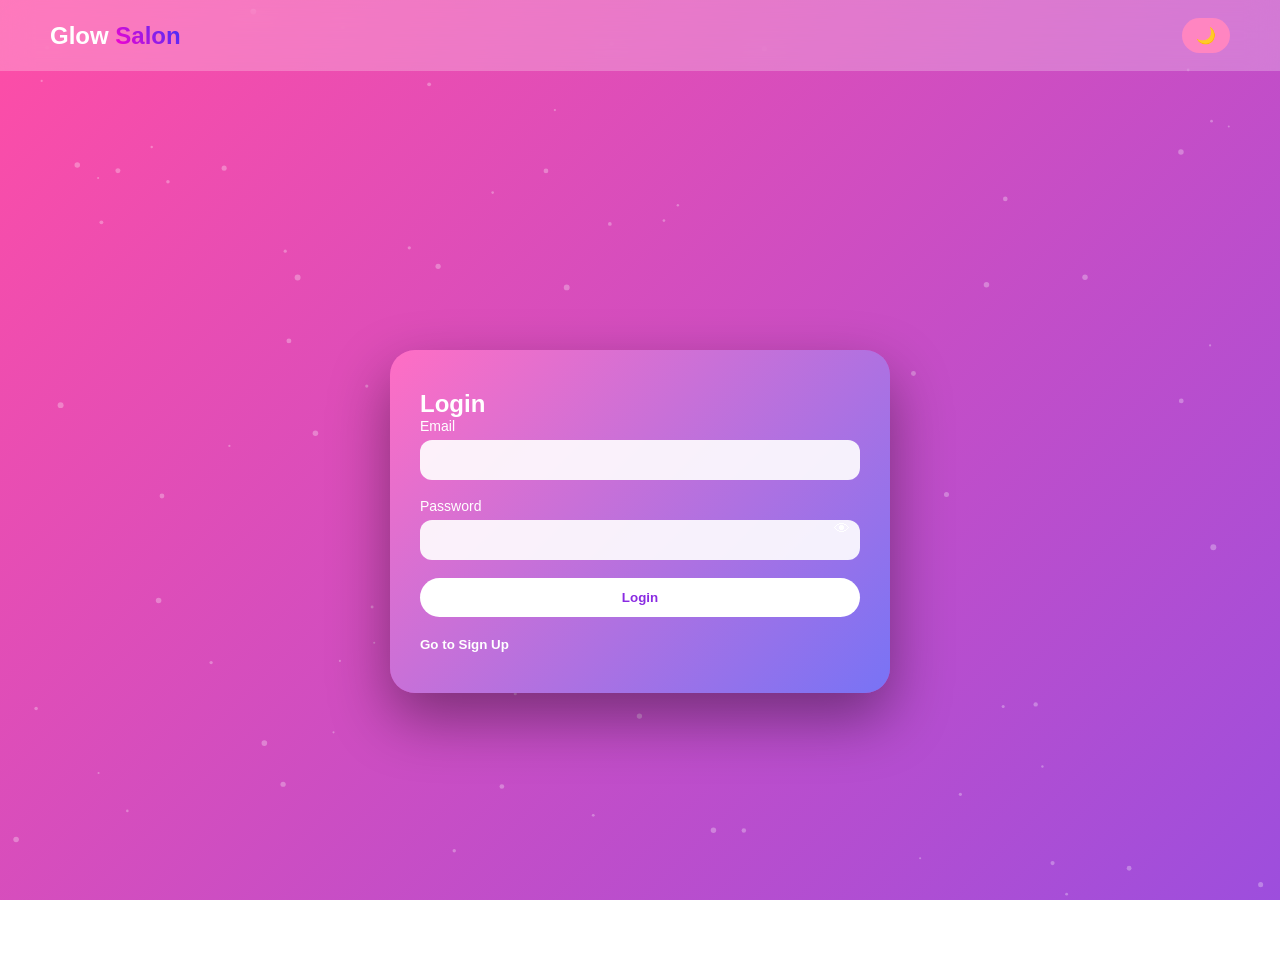
<file: signup.html>
<!DOCTYPE html>
<html lang="en">
<head>
  <meta charset="UTF-8">
  <meta name="viewport" content="width=device-width, initial-scale=1.0">
  <title>Glow Salon</title>
  <link rel="stylesheet" href="css/blogs.css">
  <link rel="stylesheet" href="css/Sdetail.css">
  <link rel="stylesheet" href="css/signup.css">
</head>
<body>

<nav class="navbar">
  <div class="nav-container">

    
    <div class="logo">
      Glow <span>Salon</span>
    </div>

    <div class="theme-toggle" id="themeToggle">
      🌙
    </div>
</nav>

<section class="auth-section">
  <canvas id="particle-canvas"></canvas>
  <div class="auth-container">

    
    <form class="form login-form active">
      <h2>Login</h2>
      <div class="input-group">
        <label for="loginEmail">Email</label>
        <input type="email" id="loginEmail" required>
      </div>
      <div class="input-group password-group">
        <label for="loginPass">Password</label>
        <input type="password" id="loginPass" required>
        <span class="toggle-password">👁</span>
      </div>
      <button type="submit" class="btn">Login</button>
      <button type="button" class="toggle-btn" id="showSignup">Go to Sign Up</button>
    </form>

    
    <form class="form signup-form">
      <h2>Sign Up</h2>
      <div class="input-group">
        <label for="signupEmail">Email</label>
        <input type="email" id="signupEmail" required>
      </div>
      <div class="input-group password-group">
        <label for="signupPass">Password</label>
        <input type="password" id="signupPass" required>
        <span class="toggle-password">👁</span>
      </div>
      <div class="input-group password-group">
        <label for="confirmPass">Confirm Password</label>
        <input type="password" id="confirmPass" required>
        <span class="toggle-password">👁</span>
      </div>
      <button type="submit" class="btn">Sign Up</button>
      <button type="button" class="toggle-btn" id="showLogin">Go to Login</button>
    </form>

  </div>
</section>

<script src="js/blogs.js"></script>
<script src="js/signup.js"></script>
</file>
<file: css/Aboutus.css>
/* ===================================
   RESET & BASE STYLING
=================================== */
* {
  margin: 0;
  padding: 0;
  box-sizing: border-box;
  font-family: 'Poppins', sans-serif;
  transition: all 0.4s ease-in-out;
}

body {
  overflow-x: hidden;
}

/* ===================================
   VARIABLES & THEMES
=================================== */
:root {
  --accent-light: #ff85c1;
  --accent-dark: #bb86fc;
  --section-light1: #fff0f6;
  --section-light2: #f3e8ff;
  --section-light3: #fde2ff;
  --section-dark1: #1a1028;
  --section-dark2: #141b3a;
  --section-dark3: #24143d;
}

body.light {
  color: #111;
  background: linear-gradient(135deg,#ffe6f0,#f3e5ff);
}

body.dark {
  color: #fff;
  background: linear-gradient(135deg,#1a1028,#0f1a3a);
}

/* ===================================
   NAVBAR (KEPT SAFE)
=================================== */
.navbar {
  padding: 18px 50px;
  position: sticky;
  top: 0;
  backdrop-filter: blur(15px);
  z-index: 1000;
}

.nav-container {
  display: flex;
  justify-content: space-between;
  align-items: center;
}

.logo {
  font-size: 24px;
  font-weight: 700;
  cursor: pointer;
}

.logo span {
  background: linear-gradient(45deg, #ff00cc, #3333ff);
  -webkit-background-clip: text;
  -webkit-text-fill-color: transparent;
}

.theme-toggle {
  padding: 8px 12px;
  border-radius: 50px;
  cursor: pointer;
  background: var(--accent-light);
  color: #fff;
}

/* ===================================
   HERO SECTION
=================================== */
.about-hero {
  position: relative;
  min-height: 70vh;
  display: flex;
  align-items: center;
  justify-content: center;
  text-align: center;
  overflow: hidden;
}


.about-hero h1 {
  font-size: 3rem;
  color: #c2185b;
}

.about-hero p {
  font-size: 1.2rem;
  color: #6a4b7c;
}

/* ===================================
   ABOUT SPLIT SECTION
=================================== */
.about-split {
  display: flex;
  gap: 40px;
  padding: 80px 60px;
  align-items: center;
  flex-wrap: wrap;
  background: linear-gradient(135deg,var(--section-light1),var(--section-light2));
}
.about-split .dark{

}

.about-image img {
  width: 100%;
  max-width: 500px;
  height: auto;
  border-radius: 20px;
  object-fit: cover;
}

.about-text h2 {
  font-size: 2rem;
  margin-bottom: 20px;
  color: #c2185b;
}

.about-text p {
  margin-bottom: 15px;
  color: #6a4b7c;
}

/* ===================================
   EXPERTS SECTION
=================================== */
.experts {
  padding: 80px 60px;
  background: linear-gradient(135deg,var(--section-light2),var(--section-light3)/);
}

.experts-grid {
  display: grid;
  grid-template-columns: repeat(auto-fit,minmax(250px,1fr));
  gap: 30px;
}

.expert-card {
  border-radius: 20px;
  overflow: hidden;
  background: rgba(255,255,255,0.6);
  backdrop-filter: blur(10px);
  transition: all 0.6s ease;
}

.expert-card img {
  width: 100%;
  height: 250px;
  object-fit: cover;
  transition: transform 0.8s ease, filter 0.8s ease;
}

.expert-card:hover {
  transform: translateY(-12px) scale(1.02);
  box-shadow: 0 25px 50px rgba(0,0,0,0.12);
}

.expert-card:hover img {
  transform: scale(1.08);
  filter: brightness(1.08);
}

.expert-info {
  padding: 20px;
}

.expert-info h3 {
  margin-bottom: 5px;
  color: #7b1fa2;
}

.expert-info span {
  font-size: 0.9rem;
  color: #6a4b7c;
}

.expert-info p {
  margin-top: 10px;
  color: #6a4b7c;
}

/* ===================================
   WHY CHOOSE SECTION
=================================== */
.why {
  padding: 80px 60px;
  background: linear-gradient(135deg,var(--section-light3),var(--section-light1)/);
}

.why-grid {
  display: grid;
  grid-template-columns: repeat(auto-fit,minmax(200px,1fr));
  gap: 25px;
}

.why-card {
  border-radius: 20px;
  overflow: hidden;
  background: rgba(255,255,255,0.6);
  backdrop-filter: blur(10px);
  text-align: center;
  padding-bottom: 20px;
  transition: all 0.6s ease;
}

.why-card img {
  width: 100%;
  height: 200px;
  object-fit: cover;
  transition: transform 0.8s ease, filter 0.8s ease;
}

.why-card:hover {
  transform: translateY(-8px) scale(1.03);
  box-shadow: 0 15px 35px rgba(0,0,0,0.12);
}

.why-card h3 {
  margin-top: 12px;
  color: #7b1fa2;
}

/* ===================================
   AWARDS SECTION
=================================== */
.awards {
  padding: 80px 60px;
  background: linear-gradient(135deg,var(--section-light1),var(--section-light2)/);
}

.awards-grid {
  display: grid;
  grid-template-columns: repeat(auto-fit,minmax(200px,1fr));
  gap: 30px;
}

.award-card {
  border-radius: 20px;
  overflow: hidden;
  background: rgba(255,255,255,0.6);
  backdrop-filter: blur(10px);
  text-align: center;
  transition: all 0.6s ease;
  
}

.award-card img {
  width: 100%;
  height: 250px;
  object-fit: cover;
  transition: transform 0.8s ease, filter 0.8s ease;
}

.award-card:hover {
  transform: translateY(-12px) scale(1.02);
  box-shadow: 0 25px 50px rgba(0,0,0,0.12);
}

.award-card h3 {
  margin-top: 12px;
  color: #7b1fa2;
}

/* ===================================
   WHATSAPP BUTTON
=================================== */
.whatsapp-section {
  padding: 60px;
  background: linear-gradient(135deg,#c2185b,#7b1fa2);
  display: flex;
  align-items: center;
  justify-content: center;
  flex-wrap: wrap;
}

.join-btn {
  display: inline-flex;
  align-items: center;
  gap: 12px;
  padding: 16px 32px;
  background: linear-gradient(135deg,#25D366,#1ebe5d);
  color: #fff;
  border-radius: 50px;
  font-weight: 600;
  text-decoration: none;
  transition: transform 0.4s ease, box-shadow 0.4s ease;
  box-shadow: 0 12px 30px rgba(0,0,0,0.25);
}

.join-btn:hover {
  transform: translateY(-6px) scale(1.05);
  box-shadow: 0 20px 50px rgba(0,0,0,0.35);
}

/* ===================================
   FADE & SCROLL ANIMATIONS
=================================== */
.fade-left, .fade-right, .fade-top, .fade-bottom {
  opacity: 0;
}

.show.fade-left { animation: fadeLeft 1s forwards; }
.show.fade-right { animation: fadeRight 1s forwards; }
.show.fade-top { animation: fadeTop 1s forwards; }
.show.fade-bottom { animation: fadeBottom 1s forwards; }

@keyframes fadeLeft { from {opacity:0; transform:translateX(-40px);} to {opacity:1; transform:translateX(0);} }
@keyframes fadeRight { from {opacity:0; transform:translateX(40px);} to {opacity:1; transform:translateX(0);} }
@keyframes fadeTop { from {opacity:0; transform:translateY(-40px);} to {opacity:1; transform:translateY(0);} }
@keyframes fadeBottom { from {opacity:0; transform:translateY(40px);} to {opacity:1; transform:translateY(0);} }

/* ===================================
   IMAGE RESPONSIVENESS
=================================== */
.about-image img,
.expert-card img,
.award-card img,
.why-card img,
.insta-card img {
  width: 100%;
  max-width: 100%;
  height: auto;
  object-fit: cover;
  display: block;
}

/* ===================================
   MEDIA QUERIES
=================================== */
@media (max-width:639px) {
  .about-split { flex-direction: column; }
  .about-image, .about-text { width:100%; margin-bottom:20px; }
  .experts-grid, .why-grid, .awards-grid { grid-template-columns: 1fr; }
  .whatsapp-section { flex-direction: column; }
}

@media (min-width:640px) and (max-width:1024px) {
  .about-split { flex-direction: column; }
  .experts-grid, .why-grid, .awards-grid { grid-template-columns: repeat(2,1fr); }
  .whatsapp-section { flex-direction: column; }
}

@media (min-width:1024px) {
  .about-split { display:flex; align-items:center; }
  .experts-grid, .why-grid, .awards-grid { grid-template-columns: repeat(3,1fr); }
}



/* ===================================
   ULTRA LUXURY SHIMMER EFFECT
=================================== */

/* Add a pseudo-element shimmer to each section */
.about-page section {
  position: relative;
  overflow: hidden;
}

.about-page section::before {
  content: "";
  position: absolute;
  top: -50%;
  left: -50%;
  width: 200%;
  height: 200%;
  background: linear-gradient(
    120deg,
    rgba(255,255,255,0) 0%,
    rgba(255,255,255,0.08) 50%,
    rgba(255,255,255,0) 100%
  );
  transform: rotate(25deg) translateX(-100%);
  pointer-events: none;
  animation: shimmerMove 4s infinite;
  z-index: 1;
}

@keyframes shimmerMove {
  0% { transform: rotate(25deg) translateX(-100%); }
  50% { transform: rotate(25deg) translateX(100%); }
  100% { transform: rotate(25deg) translateX(-100%); }
}

/* Ensure content stays above shimmer */
.about-page section * {
  position: relative;
  z-index: 2;
}

/* ===================================
   PREMIUM HOVER & TEXT GLOW
=================================== */

/* Text glow for headings */
.about-page section h2, 
.about-page section h3 {
  text-shadow: 0 0 12px rgba(255,255,255,0.3);
  transition: all 0.5s ease;
}

.about-page section h2:hover, 
.about-page section h3:hover {
  text-shadow: 0 0 20px rgba(255,255,255,0.6);
  transform: translateY(-4px);
}

/* Card hover glow overlay */
.expert-card:hover::after,
.award-card:hover::after,
.why-card:hover::after {
  content: "";
  position: absolute;
  top:0; left:0;
  width:100%; height:100%;
  border-radius: 20px;
  background: rgba(255,255,255,0.05);
  pointer-events:none;
  box-shadow: 0 0 25px rgba(255,255,255,0.25) inset;
  animation: glowPulse 1.5s infinite alternate;
}

@keyframes glowPulse {
  0% { box-shadow: 0 0 15px rgba(255,255,255,0.15) inset; }
  100% { box-shadow: 0 0 25px rgba(255,255,255,0.25) inset; }
}

/* ===================================
   MEDIA QUERIES (Shimmer Adaptation)
=================================== */
@media (max-width: 639px) {
  .about-page section::before {
    animation: shimmerMove 6s infinite;
  }
}

@media (min-width: 640px) and (max-width:1024px) {
  .about-page section::before {
    animation: shimmerMove 5s infinite;
  }
}

@media (min-width:1024px) {
  .about-page section::before {
    animation: shimmerMove 4s infinite;
  }
}


/* ================= INSTAGRAM CARDS ================= */
.insta-grid {
    display: grid;
    grid-template-columns: repeat(auto-fit, minmax(220px, 1fr));
    gap: 20px;
}

.insta-card {
    position: relative;
    overflow: hidden;
    border-radius: 20px;
    transition: transform 0.5s ease, filter 0.5s ease;
    cursor: pointer;
    background: rgba(255,255,255,0.05);
    backdrop-filter: blur(8px);
}

.insta-card img {
    width: 100%;
    height: 100%;
    object-fit: cover;
    display: block;
    transition: transform 0.5s ease, filter 0.5s ease;
}

.insta-card:hover img {
    transform: scale(1.08);
    filter: brightness(1.1);
}

.insta-card::after {
    content: "";
    position: absolute;
    top:0; left:0;
    width:100%; height:100%;
    background: rgba(255,255,255,0.04);
    pointer-events:none;
    box-shadow: 0 0 25px rgba(255,255,255,0.15) inset;
    border-radius: 20px;
    transition: 0.5s ease;
}

.insta-card:hover::after {
    box-shadow: 0 0 35px rgba(255,255,255,0.25) inset;
}

/* ================= WHATSAPP SECTION ================= */
.whatsapp-section {
    padding: 80px 60px;
    display: flex;
    justify-content: center;
    align-items: center;
    gap: 60px;
    flex-wrap: wrap;
    position: relative;
    overflow: hidden;
    background: linear-gradient(135deg, #c2185b, #7b1fa2);
}

.whatsapp-content {
    display: flex;
    align-items: center;
    justify-content: space-between;
    flex-wrap: wrap;
    gap: 40px;
}

.whatsapp-icon .join-btn {
    display: inline-flex;
    align-items: center;
    gap: 12px;
    padding: 16px 32px;
    background: #25D366;
    color: #fff;
    border-radius: 50px;
    font-weight: 600;
    text-decoration: none;
    box-shadow: 0 10px 25px rgba(0,0,0,0.25);
    transition: all 0.4s ease;
}

.whatsapp-icon .join-btn:hover {
    background: #1ebe5d;
    transform: translateY(-6px) scale(1.05);
}

.whatsapp-img {
    width: 32px;
    height: 32px;
}

/* WhatsApp text */
.whatsapp-text h2 {
    color: #fff;
    font-size: 2rem;
    margin-bottom: 15px;
    text-shadow: 0 0 12px rgba(255,255,255,0.3);
    transition: all 0.5s ease;
}

.whatsapp-text h2:hover {
    text-shadow: 0 0 20px rgba(255,255,255,0.6);
}

.whatsapp-text p {
    color: #fefefe;
    max-width: 500px;
    line-height: 1.6;
}

/* ===================================
   SCROLL ANIMATION FOR SECTIONS
=================================== */
.fade-left { opacity: 0; transform: translateX(-40px); transition: all 0.8s ease; }
.fade-right { opacity: 0; transform: translateX(40px); transition: all 0.8s ease; }
.fade-top { opacity: 0; transform: translateY(-40px); transition: all 0.8s ease; }
.fade-bottom { opacity: 0; transform: translateY(40px); transition: all 0.8s ease; }

.show.fade-left,
.show.fade-right,
.show.fade-top,
.show.fade-bottom {
    opacity: 1;
    transform: translateX(0) translateY(0);
}

/* ================= MEDIA QUERIES ================= */

/* Mobile < 640px */
@media (max-width: 639px) {
    .insta-grid {
        grid-template-columns: 1fr;
        gap: 15px;
    }

    .whatsapp-section {
        padding: 50px 20px;
    }

    .whatsapp-content {
        flex-direction: column;
        text-align: center;
        gap: 25px;
    }

    .whatsapp-text h2 {
        font-size: 1.6rem;
    }

    .whatsapp-text p {
        max-width: 100%;
    }
}

/* Tablet 640px - 1024px */
@media (min-width: 640px) and (max-width: 1024px) {
    .insta-grid {
        grid-template-columns: repeat(2, 1fr);
        gap: 20px;
    }

    .whatsapp-section {
        padding: 70px 40px;
    }

    .whatsapp-content {
        flex-direction: column;
        text-align: center;
        gap: 30px;
    }
}

/* Desktop 1024px - 1280px */
@media (min-width: 1024px) and (max-width: 1280px) {
    .insta-grid {
        grid-template-columns: repeat(3, 1fr);
        gap: 25px;
    }

    .whatsapp-section {
        padding: 80px 50px;
    }

    .whatsapp-text h2 {
        font-size: 2rem;
    }
}

/* Large > 1280px */
@media (min-width: 1281px) {
    .insta-grid {
        grid-template-columns: repeat(3, 1fr);
        gap: 30px;
    }

    .whatsapp-section {
        padding: 100px 60px;
    }
}



/* ================= OUR STORY SPLIT SECTION ================= */

/* Base layout: image left, text right */
.about-split {
    display: flex;
    align-items: center;
    justify-content: space-between;
    gap: 50px;
    padding: 80px 60px;
    flex-wrap: wrap;
    transition: all 0.6s ease;
}

/* Image container */
.about-split .about-image {
    flex: 1;
    min-width: 300px;
    max-width: 600px;
    overflow: hidden;
    border-radius: 20px;
    transition: transform 0.5s ease, filter 0.5s ease;
}

.about-split .about-image img {
    width: 100%;
    height: 100%;
    object-fit: cover;
    border-radius: 20px;
    transition: transform 0.5s ease;
}

.about-split .about-image:hover img {
    transform: scale(1.05);
}

/* Text container */
.about-split .about-text {
    flex: 1;
    min-width: 300px;
    max-width: 700px;
}

.about-split .about-text h2 {
    font-size: 2rem;
    margin-bottom: 20px;
    transition: color 0.4s ease, transform 0.4s ease;
}

.about-split .about-text p {
    font-size: 1rem;
    line-height: 1.7;
    margin-bottom: 15px;
    color: #3a2c40; /* Light mode text */
    transition: color 0.4s ease;
}

/* ================= DARK MODE ================= */
body.dark-mode.about-page .about-split {
    background: #1a1028; /* optional soft dark bg */
}

body.dark-mode.about-page .about-split .about-text h2 {
    color: #bb86fc;
}

body.dark-mode.about-page .about-split .about-text p {
    color: #d1c4e9;
}

/* ================= MEDIA QUERIES ================= */

/* Mobile < 640px */
@media (max-width: 639px) {
    .about-split {
        flex-direction: column;
        padding: 50px 20px;
        gap: 25px;
    }

    .about-split .about-text h2 {
        font-size: 1.6rem;
        text-align: center;
    }

    .about-split .about-text p {
        font-size: 0.95rem;
        text-align: center;
    }
}

/* Tablet 640px - 1024px */
@media (min-width: 640px) and (max-width: 1024px) {
    .about-split {
        flex-direction: column;
        padding: 70px 40px;
        gap: 35px;
    }

    .about-split .about-text h2 {
        font-size: 1.8rem;
        text-align: center;
    }

    .about-split .about-text p {
        font-size: 1rem;
        text-align: center;
    }
}

/* Desktop 1024px - 1280px */
@media (min-width: 1024px) and (max-width: 1280px) {
    .about-split {
        flex-direction: row;
        padding: 80px 50px;
        gap: 50px;
    }

    .about-split .about-text h2 {
        font-size: 2rem;
        text-align: left;
    }

    .about-split .about-text p {
        font-size: 1rem;
        text-align: left;
    }
}

/* Large > 1280px */
@media (min-width: 1281px) {
    .about-split {
        flex-direction: row;
        padding: 100px 60px;
        gap: 60px;
    }

    .about-split .about-text h2 {
        font-size: 2.2rem;
    }

    .about-split .about-text p {
        font-size: 1.05rem;
    }
}

/* ================= TRANSITIONS ================= */
.about-split .about-image,
.about-split .about-text {
    transition: all 0.6s ease;
}

/* Fade-in animations */
.about-split.fade-left,
.about-split.fade-right,
.about-split.fade-top,
.about-split.fade-bottom {
    opacity: 0;
    transform: translateX(-40px) translateY(0);
}

.about-split.show.fade-left,
.about-split.show.fade-right,
.about-split.show.fade-top,
.about-split.show.fade-bottom {
    opacity: 1;
    transform: translateX(0) translateY(0);
}





/* ================= ABOUT PAGE DARK MODE SECTIONS ================= */

/* LIGHT MODE BASE COLORS (optional override for clarity) */
body.about-page .about-split,
body.about-page .experts,
body.about-page .why,
body.about-page .awards {
    transition: background 0.6s ease, color 0.4s ease;
}

/* ================= DARK MODE COLORS ================= */
body.dark-mode.about-page .about-split {
    background: #1a1028; /* dark purple background */
}

body.dark-mode.about-page .experts {
    background: #141b3a; /* deep navy */
}

body.dark-mode.about-page .why {
    background: #21143b; /* deep purple */
}

body.dark-mode.about-page .awards {
    background: #101a35; /* dark blue */
}

/* TEXT COLOR ADJUSTMENTS FOR DARK MODE */
body.dark-mode.about-page .about-split h2,
body.dark-mode.about-page .experts h2,
body.dark-mode.about-page .why h2,
body.dark-mode.about-page .awards h2 {
    color: #bb86fc; /* soft violet for headings */
    transition: color 0.4s ease;
}

body.dark-mode.about-pag.about-split p,
body.dark-mode.about-page .experts p,
body.dark-mode.about-page .why p,
body.dark-mode.about-page .awards p  {
    color: #d1c4e9; /* lighter text */
    transition: color 0.4s ease;
}

/* ================= TRANSITIONS & FADE ANIMATIONS ================= */

/* Fade-in base state */
.about-split.fade-left, .about-split.fade-right,
.about-split.fade-top, .about-split.fade-bottom,
.expert-card.fade-left, .expert-card.fade-right, .expert-card.fade-top, .expert-card.fade-bottom,
.why-card.fade-left, .why-card.fade-right, .why-card.fade-top, .why-card.fade-bottom,
.award-card.fade-left, .award-card.fade-right, .award-card.fade-top, .award-card.fade-bottom {
    opacity: 0;
    transform: translateX(-40px) translateY(0);
}

/* Show state */
.about-split.show.fade-left, .about-split.show.fade-right,
.about-split.show.fade-top, .about-split.show.fade-bottom,
.expert-card.show.fade-left, .expert-card.show.fade-right, .expert-card.show.fade-top, .expert-card.show.fade-bottom,
.why-card.show.fade-left, .why-card.show.fade-right, .why-card.show.fade-top, .why-card.show.fade-bottom,
.award-card.show.fade-left, .award-card.show.fade-right, .award-card.show.fade-top, .award-card.show.fade-bottom {
    opacity: 1;
    transform: translateX(0) translateY(0);
    transition: all 0.8s ease-out;
}

/* IMAGE & CARD HOVER EFFECTS */
.expert-card:hover img,
.award-card:hover img,
.why-card:hover img {
    transform: scale(1.07);
    filter: brightness(1.08);
    transition: all 0.5s ease;
}

/* ================= MEDIA QUERIES ================= */

/* Mobile < 640px */
@media (max-width: 639px) {
    .about-split,
    .experts .experts-grid,
    .why .why-grid,
    .awards .awards-grid {
        flex-direction: column;
        padding: 40px 20px;
    }

    .about-split .about-text,
    .experts .expert-card,
    .why .why-card,
    .awards .award-card {
        width: 100%;
        text-align: center;
    }
}

/* Tablet 640px - 1024px */
@media (min-width: 640px) and (max-width: 1024px) {
    .about-split,
    .experts .experts-grid,
    .why .why-grid,
    .awards .awards-grid {
        flex-direction: column;
        gap: 35px;
    }

    .about-split .about-text,
    .experts .expert-card,
    .why .why-card,
    .awards .award-card {
        width: 100%;
        text-align: center;
    }
}

/* Desktop 1024px - 1280px */
@media (min-width: 1024px) and (max-width: 1280px) {
    .about-split,
    .experts .experts-grid,
    .why .why-grid,
    .awards .awards-grid {
        flex-direction: row;
        gap: 50px;
    }

    .about-split .about-text,
    .experts .expert-card,
    .why .why-card,
    .awards .award-card {
        width: auto;
        text-align: left;
    }
}

/* Large > 1280px */
@media (min-width: 1281px) {
    .about-split,
    .experts .experts-grid,
    .why .why-grid,
    .awards .awards-grid {
        flex-direction: row;
        gap: 60px;
    }

    .about-split .about-text,
    .experts .expert-card,
    .why .why-card,
    .awards .award-card {
        width: auto;
        text-align: left;
    }
}



/* ================= DARK MODE SECTIONS ADD-ON ================= */
bo.dark-mode.about-page .about-split {
    background: #1a1028; /* dark purple for Our Story */
}

body.dark-mode.about-page .experts {
    background: #141b3a; /* deep navy for Experts */
}

body.dark-mode.about-page .why {
    background: #21143b; /* dark violet for Why Choose Glow */
}

/* Optional: text color for readability in dark mode */
body.dark-mode.about-page .about-split h2,
body.dark-mode.about-page .experts h2,
body.dark-mode.about-page .why h2 {
    color: #bb86fc; /* soft violet headings */
}

body.dark-mode.about-page .about-split p,
body.dark-mode.about-page .experts p,
body.dark-mode.about-page .why p {
    color: #d1c4e9; /* lighter text */
}

/* Smooth transition for dark mode switch */
body.dark-mode.about-page .about-split,
body.dark-mode.about-page .experts,
body.dark-mode.about-page .why {
    transition: background 0.6s ease, color 0.4s ease;
}



/* ================= DARK MODE SECTIONS – ADD-ON ================= */
body.dark-mode.about-page .about-split {
    background: #1a1028; /* dark purple for Our Story */
}

body.dark-mode.about-page .experts {
    background: #141b3a; /* deep navy for Experts */
}

body.dark-mode.about-page .why {
    background: #21143b; /* dark violet for Why Choose Glow */
}

/* Text color for dark mode */
body.dark-mode.about-page .about-split h2,
body.dark-mode.about-page .experts h2,
body.dark-mode.about-page .why h2 {
    color: #bb86fc; /* soft violet headings */
}

body.dark-mode.about-page .about-split p,
body.dark-mode.about-page .experts p,
body.dark-mode.about-page .why p {
    color: #d1c4e9; /* lighter paragraph text */
}

/* Smooth transition for theme change */
body.dark-mode.about-page .about-split,
body.dark-mode.about-page .experts,
body.dark-mode.about-page .why {
    transition: background 0.6s ease, color 0.4s ease;
}

/* ================= MEDIA QUERIES ================= */

/* Mobile < 640px */
@media (max-width: 639px) {
    body.dark-mode.about-page .about-split,
    body.dark-mode.about-page .experts,
    body.dark-mode.about-page .why {
        padding: 30px 15px;
    }

    body.dark-mode.about-page .about-split .about-text,
    body.dark-mode.about-page .experts .experts-grid,
    body.dark-mode.about-page .why .why-grid {
        width: 100%;
        text-align: center;
    }
}

/* Tablet 640px - 1024px */
@media (min-width: 640px) and (max-width: 1024px) {
    body.dark-mode.about-page .about-split,
    body.dark-mode.about-page .experts,
    body.dark-mode.about-page .why {
        padding: 40px 25px;
    }

    body.dark-mode.about-page .about-split .about-text,
    body.dark-mode.about-page .experts .experts-grid,
    body.dark-mode.about-page .why .why-grid {
        width: 100%;
        text-align: center;
    }
}

/* Desktop 1024px - 1280px */
@media (min-width: 1024px) and (max-width: 1280px) {
    body.dark-mode.about-page .about-split,
    body.dark-mode.about-page .experts,
    body.dark-mode.about-page .why {
        padding: 50px 40px;
    }

    body.dark-mode.about-page .about-split .about-text,
    body.dark-mode.about-page .experts .experts-grid,
    body.dark-mode.about-page .why .why-grid {
        width: auto;
        text-align: left;
    }
}

/* Large > 1280px */
@media (min-width: 1281px) {
    body.dark-mode.about-page .about-split,
    body.dark-mode.about-page .experts,
    body.dark-mode.about-page .why {
        padding: 60px 60px;
    }

    body.dark-mode.about-page .about-split .about-text,
    body.dark-mode.about-page .experts .experts-grid,
    body.dark-mode.about-page .why .why-grid {
        width: auto;
        text-align: left;
    }
}













/* ================= FOOTER ================= */

.footer {
  position: relative;
  padding: 80px 60px 30px;
  background: linear-gradient(
    135deg,
    #140b2d,
    #0f172a,
    #1b103d,
    #0f172a
  );
  background-size: 300% 300%;
  animation: footerGradientMove 12s ease infinite;
  color: #fff;
  overflow: hidden;
}
@keyframes footerGradientMove {
  0% { background-position: 0% 50%; }
  50% { background-position: 100% 50%; }
  100% { background-position: 0% 50%; }
}

/* Animated Glow Background */
.footer::before,
.footer::after {
  content: "";
  position: absolute;
  width: 400px;
  height: 400px;
  background: radial-gradient(circle, #ff00cc55, transparent 60%);
  animation: floatFooter 10s infinite alternate ease-in-out;
  z-index: 0;
}

.footer::before {
  top: -150px;
  left: -150px;
}

.footer::after {
  bottom: -150px;
  right: -150px;
  background: radial-gradient(circle, #3333ff55, transparent 60%);
}

@keyframes floatFooter {
  0% { transform: translate(0,0); }
  100% { transform: translate(80px,60px); }
}

.footer-container {
  position: relative;
  z-index: 1;
  display: grid;
  grid-template-columns: repeat(5, 1fr);
  gap: 40px;
}

/* Footer Columns */
.footer-col h3 {
  margin-bottom: 20px;
  font-size: 18px;
  background: linear-gradient(45deg, #ff00cc, #3333ff);
  -webkit-background-clip: text;
  -webkit-text-fill-color: transparent;
}

.footer-col ul {
  list-style: none;
}

.footer-col ul li {
  margin-bottom: 12px;
}

.footer-col ul li a {
  text-decoration: none;
  color: #ccc;
  transition: 0.3s ease;
  position: relative;
}

/* Hover animation */
.footer-col ul li a::after {
  content: "";
  position: absolute;
  width: 0%;
  height: 2px;
  left: 0;
  bottom: -4px;
  background: linear-gradient(90deg, #ff00cc, #3333ff);
  transition: 0.4s ease;
}

.footer-col ul li a:hover {
  color: #fff;
}

.footer-col ul li a:hover::after {
  width: 100%;
}

/* Bottom bar */
.footer-bottom {
  text-align: center;
  margin-top: 50px;
  padding-top: 20px;
  border-top: 1px solid rgba(255,255,255,0.1);
  font-size: 14px;
  color: #aaa;
}

/* ================= RESPONSIVE ================= */

/* Mobile < 640px */
@media (max-width: 640px) {
  .footer {
    padding: 60px 20px 30px;
  }

  .footer-container {
    grid-template-columns: 1fr;
    gap: 30px;
  }
}

/* Tablet 640px - 1024px */
@media (min-width: 640px) and (max-width: 1024px) {
  .footer-container {
    grid-template-columns: repeat(2, 1fr);
  }
}

/* Desktop 1024px - 1280px */
@media (min-width: 1024px) and (max-width: 1280px) {
  .footer-container {
    grid-template-columns: repeat(3, 1fr);
  }
}

/* Large > 1280px */
@media (min-width: 1280px) {
  .footer-container {
    grid-template-columns: repeat(5, 1fr);
  }
}



/* ================= ULTRA LUXURY FOOTER ADD-ONS ================= */

/* Smooth fade-in animation when page loads */
.footer {
  animation: footerFadeIn 1.2s ease forwards;

  
}

@keyframes footerFadeIn {
  to {
    transform: translateY(0);
    opacity: 1;
  }
}

/* Subtle animated background movement */
.footer {
  background-size: 200% 200%;
  animation: gradientShift 12s ease infinite;
}

@keyframes gradientShift {
  0% { background-position: 0% 50%; }
  50% { background-position: 100% 50%; }
  100% { background-position: 0% 50%; }
}

/* Glass glow card effect per column */
.footer-col {
  padding: 10px;
  border-radius: 12px;
  transition: all 0.4s ease;
}

.footer-col:hover {
  background: rgba(255,255,255,0.05);
  backdrop-filter: blur(10px);
  transform: translateY(-5px);
  box-shadow: 0 15px 40px rgba(0,0,0,0.3);
}

/* Luxury glowing heading underline */
.footer-col h3 {
  position: relative;
}

.footer-col h3::after {
  content: "";
  position: absolute;
  width: 40px;
  height: 3px;
  left: 0;
  bottom: -8px;
  background: linear-gradient(90deg, #ff00cc, #3333ff);
  border-radius: 5px;
  transition: 0.4s ease;
}

.footer-col:hover h3::after {
  width: 70px;
}

/* Links slight floating animation */
.footer-col ul li {
  transition: 0.3s ease;
}

.footer-col ul li:hover {
  transform: translateX(6px);
}

/* Soft glowing border around entire footer */
.footer {
  border-top: 1px solid rgba(255,255,255,0.1);
  box-shadow: 0 -10px 50px rgba(255, 0, 204, 0.1);
}

/* Bottom copyright glow effect */
.footer-bottom {
  transition: 0.4s ease;
}

.footer-bottom:hover {
  color: #fff;
  letter-spacing: 1px;
}







.footer-bottom{
  display:flex;
  align-items:center;
  justify-content:space-between;
  gap:20px;
  flex-wrap:wrap;
}

/* SOCIAL ICONS */

.footer-social{
  display:flex;
  gap:15px;
}

.footer-social a{
  width:36px;
  height:36px;
  display:flex;
  align-items:center;
  justify-content:center;
  border-radius:50%;
  background:rgba(255,255,255,0.08);
  color:#ccc;
  font-size:14px;
  transition:all 0.35s ease;
  text-decoration: none;
}

.footer-social a:hover{
  transform:translateY(-4px) scale(1.1);
  background:linear-gradient(45deg,#ff00cc,#3333ff);
  color:#fff;
  box-shadow:0 10px 25px rgba(0,0,0,0.4);
  
}

/* COPY CENTER */

.footer-copy{
  text-align:center;
  flex:1;
}

/* LEGAL LINKS */

.footer-legal{
  display:flex;
  gap:12px;
  align-items:center;
  font-size:14px;
}

.footer-legal a{
  color:#aaa;
  text-decoration:none;
  transition:0.3s;
}

.footer-legal a:hover{
  color:#fff;
}



@media (max-width:640px){

.footer-bottom{
  flex-direction:column;
  text-align:center;
  gap:15px;
}

.footer-social{
  order:1;
}

.footer-copy{
  order:2;
}

.footer-legal{
  order:3;
  flex-wrap:wrap;
  justify-content:center;
}
}


@media (min-width:640px) and (max-width:1024px){

.footer-bottom{
  display:grid;
  grid-template-columns: 1fr 1fr;
  grid-template-areas:
    "social legal"
    "copy copy";
  align-items:center;
  gap:15px;
}

.footer-social{
  grid-area:social;
  justify-content:flex-start;
}

.footer-legal{
  grid-area:legal;
  justify-content:flex-end;
}

.footer-copy{
  grid-area:copy;
  text-align:center;
}

}
</file>
<file: css/dashboard.css>
:root{
--pink:#E91E63;
--purple:#9C27B0;
--navy:#0B1C2D;
--navyCard:#112B44;
}

body{
margin:0;
font-family:'Poppins',sans-serif;
transition:0.3s;
}


body.light{
background:#FFF5FA;
color:#2C003E;
}

body.light .card,
body.light .sidebar{
background:#FFFFFF;
}

body.light .active{
background:linear-gradient(135deg,var(--pink),var(--purple));
color:white;
}


body.dark{
background:var(--navy);
color:#FFFFFF;
}

body.dark .card,
body.dark .sidebar{
background:var(--navyCard);
}

body.dark .active{
background:linear-gradient(135deg,#1E3A5F,#274C77);
color:white;
}

.dashboard{
display:flex;
min-height:100vh;
}


.sidebar{
width:260px;
padding:20px;
transition:0.3s;
}

.sidebar ul{
list-style:none;
padding:0;
}

.sidebar li{
padding:10px;
border-radius:8px;
cursor:pointer;
margin-bottom:5px;
}


.main{
flex:1;
padding:20px;
}


.header{
display:flex;
align-items:center;
justify-content:space-between;
margin-bottom:20px;
}

.hamburger{
font-size:22px;
background:none;
border:none;
cursor:pointer;
display:none;
}

.close-btn{
display:none;
font-size:28px;
background:none;
border:none;
cursor:pointer;
}


.stats{
display:grid;
grid-template-columns:repeat(4,1fr);
gap:20px;
margin-bottom:20px;
}

.card{
padding:20px;
border-radius:16px;
box-shadow:0 4px 12px rgba(0,0,0,0.05);
}


.table-wrapper{
overflow-x:auto;
}


.overlay{
position:fixed;
top:0;
left:0;
width:100%;
height:100%;
background:rgba(0,0,0,0.4);
display:none;
}




@media (max-width: 639px) {

  .hamburger {
    display: block;
  }

  .close-btn {
    display: block;
  }

  .sidebar {
    position: fixed;
    top: 0;
    left: -100%;
    width: 260px;
    height: 100vh;
    z-index: 2000;
    transition: left 0.3s ease-in-out;
  }

  .sidebar.active {
    left: 0;
  }

  .overlay {
    position: fixed;
    inset: 0;
    background: rgba(0,0,0,0.5);
    z-index: 1500;
    display: none;
  }

  .overlay.active {
    display: block;
  }

  .stats {
    grid-template-columns: 1fr;
  }

}

@media (min-width: 640px) and (max-width: 1023px){
.stats{
grid-template-columns:repeat(2,1fr);
}
}

@media (min-width: 1024px) and (max-width: 1279px){
.stats{
grid-template-columns:repeat(3,1fr);
}
}

@media (min-width: 1280px){
.stats{
grid-template-columns:repeat(4,1fr);
}
}



.card {
  text-align: center;
}


.stats .card {
  display: flex;
  flex-direction: column;
  justify-content: center;
  align-items: center;
}


.card h2 {
  text-align: center;
  margin-bottom: 20px;
}


table th {
  text-align: center;
}


@media (max-width: 639px) {
  table td {
    text-align: center;
  }
}








* {
  transition: all 0.3s ease-in-out;
}


.card {
  position: relative;
  overflow: hidden;
}

body.light .card:hover {
  box-shadow: 0 10px 30px rgba(233, 30, 99, 0.15);
  transform: translateY(-6px);
}

body.dark .card:hover {
  box-shadow: 0 10px 30px rgba(39, 76, 119, 0.35);
  transform: translateY(-6px);
}


.card::before {
  content: "";
  position: absolute;
  inset: 0;
  border-radius: 16px;
  padding: 1px;
  background: linear-gradient(135deg, #E91E63, #9C27B0);
  -webkit-mask: 
    linear-gradient(#fff 0 0) content-box, 
    linear-gradient(#fff 0 0);
  -webkit-mask-composite: xor;
  mask-composite: exclude;
  pointer-events: none;
  opacity: 0;
}

body.dark .card::before {
  background: linear-gradient(135deg, #1E3A5F, #274C77);
}

.card:hover::before {
  opacity: 1;
}

button {
  padding: 8px 16px;
  border-radius: 30px;
  border: none;
  cursor: pointer;
  font-weight: 500;
}

body.light button {
  background: linear-gradient(135deg, #E91E63, #9C27B0);
  color: white;
}

body.dark button {
  background: linear-gradient(135deg, #1E3A5F, #274C77);
  color: white;
}

button:hover {
  transform: scale(1.05);
}


.sidebar li:hover {
  transform: translateX(6px);
}


.card:hover::after {
  content: "";
  position: absolute;
  top: -100%;
  left: -50%;
  width: 200%;
  height: 300%;
  background: linear-gradient(
    120deg,
    rgba(255,255,255,0.1) 0%,
    rgba(255,255,255,0.4) 50%,
    rgba(255,255,255,0.1) 100%
  );
  transform: rotate(25deg);
  animation: shine 1s ease forwards;
}

@keyframes shine {
  from { top: -100%; }
  to { top: 100%; }
}


.card {
  opacity: 0;
  transform: translateY(30px);
  animation: reveal 0.8s ease forwards;
}

@keyframes reveal {
  to {
    opacity: 1;
    transform: translateY(0);
  }
}


.header {
  backdrop-filter: blur(10px);
  border-radius: 16px;
}

body.light .header {
  box-shadow: 0 4px 20px rgba(233, 30, 99, 0.1);
}

body.dark .header {
  box-shadow: 0 4px 20px rgba(39, 76, 119, 0.4);
}
</file>
<file: css/home2.css>
/* ===== GLOBAL RESET ===== */
* {
    margin: 0;
    padding: 0;
    box-sizing: border-box;
}

html, body {
    width: 100%;
    overflow-x: hidden;
}

img {
    max-width: 100%;
    height: auto;
    display: block;
}
/* Global Reset
*{
    margin:0;
    padding:0;
    box-sizing:border-box;
    scroll-behavior:smooth;
}*/
:root {
    --bg-color: #ffffff;
    --text-color: #222;
    --nav-bg: #ffffff;
    --card-bg: #f3f4f6;
}

body.dark {
    --bg-color: #0f172a;
    --text-color: #f1f5f9;
    --nav-bg: #1e293b;
    --card-bg: #1e293b;
}
body {
    background: var(--bg-color);
    color: var(--text-color);
    transition: 0.4s ease;
}
body.dark .navbar {
    background: rgba(0,0,0,0.85);
    border-bottom: 1px solid rgba(255,255,255,0.1);
}
body.dark .nav-links li a {
    color: white;
}
/* NAVBAR */
/* ===== NAVBAR ===== */
.navbar {
    width: 100%;
    padding: 20px 8%;
    display: flex;
    justify-content: space-between;
    align-items: center;
    position: relative;
    z-index: 1000;

    /* MODERN SOFT GLASS PINK-GOLD */
    background: linear-gradient(
        135deg,
        rgba(255, 255, 255, 0.9),
        rgba(255, 240, 245, 0.85)
    );

    backdrop-filter: blur(12px);
    -webkit-backdrop-filter: blur(12px);

    border-bottom: 1px solid rgba(200, 107, 133, 0.2);
}
.logo {
    font-size: 28px;
    font-weight: bold;
    letter-spacing: 2px;
}

.nav-links {
    display: flex;
    gap: 30px;
    list-style: none;
}

.nav-links li a {
    text-decoration: none;
    color: #2E0F27;  /* Deep luxury plum */
    font-weight: 500;
    transition: 0.3s;
}

.nav-links li a:hover {
    color: #C86B85;
}

.icons {
    display: flex;
    align-items: center;
    gap: 15px;
}

#themeToggle {
    cursor: pointer;
    font-size: 20px;
}

.hamburger {
    display: none;
    font-size: 26px;
    cursor: pointer;

}
.logo{
    font-family: 'Cinzel', serif;
    font-size:32px;
    font-weight:700;
    background:linear-gradient(45deg,#ff9966,#ff5e62,#6a11cb);
    background-clip:text;
    -webkit-background-clip:text;
    color:transparent;
    -webkit-text-fill-color:transparent;
    letter-spacing:3px;
    transition:0.4s;
}

.logo:hover{
    transform:scale(1.1);
}

.navbar a{
    text-decoration:none;
    color:white;
    position:relative;
    transition:0.3s;
}

.navbar a::after{
    content:'';
    width:0%;
    height:2px;
    background:#C86B85;
    position:absolute;
    left:0;
    bottom:-5px;
    transition:0.4s;
}

.navbar a:hover{
    color:#C86B85;
}

.navbar a:hover::after{
    width:100%;
}

/* HERO */
.hero{
    height:100vh;
    width:100%;
    background:linear-gradient(rgba(0,0,0,0.4),rgba(0,0,0,0.4)),
    url("https://images.unsplash.com/photo-1600948836101-f9ffda59d250") center/cover no-repeat;
    display:flex;
    justify-content:center;
    align-items:center;
    text-align:center;
    color:white;
}
/* BOOK APPOINTMENT BUTTON */
.lux-btn{
    margin-top:30px;
    padding:14px 40px;
    border:none;
    border-radius:30px;
    background:linear-gradient(135deg,#ff4da6,#C86B85,#7b2ff7);
    color:white;
    font-size:16px;
    cursor:pointer;
    transition:0.4s;
    box-shadow:0 10px 30px rgba(0,0,0,0.3);
}

.lux-btn:hover{
    transform:translateY(-6px) scale(1.05);
    box-shadow:0 15px 40px rgba(255,77,166,0.6);
}
.delay{
    transition-delay:0.3s;
}

.hero h1{
    font-size:60px;
    font-family:'Playfair Display', serif;
}
/* ===== MODERN SECTION TITLES ===== */

.section-title {
    font-size: 40px;
    margin-bottom: 20px;
    position: relative;
    display: inline-block;
    transition: 0.4s;
}

/* underline animation */
.section-title::after {
    content: "";
    width: 60%;
    height: 3px;
    background: linear-gradient(90deg,#ff4da6,#C86B85);
    position: absolute;
    left: 20%;
    bottom: -10px;
    transition: 0.4s;
}

.section-title:hover {
    transform: translateY(-5px);
}

.section-title:hover::after {
    width: 100%;
    left: 0;
}

/* SPLIT SECTION */
/* ===== ABOUT SECTION ===== */

 /* ===== ABOUT SECTION LAYOUT ===== */

.split-section {
    display: flex;
    align-items: center;
    justify-content: space-between;
    gap: 60px;
    padding: 120px 80px;
}

.split-section .image {
    flex: 1;
}

.split-section .content {
    flex: 1;
}

.split-section img {
    width: 100%;
    border-radius: 20px;
    transition: 0.5s ease;
}

.split-section img:hover {
    transform: scale(1.05);
}

/* SERVICES */
.services-section{
    padding:120px 80px;
    text-align:center;
    background:linear-gradient(135deg,#fff0f5,#f3e7ff);
}

.services-grid{
    display:grid;
    grid-template-columns:repeat(auto-fit,minmax(250px,1fr));
    gap:40px;
    margin-top:60px;
}

.service-card{
    background:white;
    border-radius:20px;
    overflow:hidden;
    box-shadow:0 10px 30px rgba(0,0,0,0.1);
    transition:0.5s;
}

.service-card img{
    width:100%;
    height:220px;
    object-fit:cover;
}

.service-card h3{
    margin:20px 0 10px;
}

.service-card p{
    padding:0 20px 20px;
}

.service-card:hover{
    transform:translateY(-12px);
    box-shadow:0 20px 40px rgba(255,94,98,0.4);
}

/* GALLERY */
.gallery{
    padding:120px 80px;
    text-align:center;
    background:linear-gradient(135deg,#f9f9f9,#ffe6f0);
}

.gallery-grid{
    display:grid;
    grid-template-columns:repeat(auto-fit,minmax(250px,1fr));
    gap:20px;
    margin-top:60px;
}

.gallery-item{
    overflow:hidden;
    border-radius:15px;
}

.gallery-item img{
    width:100%;
    height:100%;
    transition:0.6s;
}

.gallery-item:hover img{
    transform:scale(1.15);
}

/* ===== ANIMATIONS ===== */

.reveal-up{
    opacity:0;
    transform:translateY(80px);
    transition:1s ease;
}

.reveal-down{
    opacity:0;
    transform:translateY(-80px);
    transition:1s ease;
}

.reveal-left{
    opacity:0;
    transform:translateX(-100px);
    transition:1s ease;
}

.reveal-right{
    opacity:0;
    transform:translateX(100px);
    transition:1s ease;
}

.reveal-active {
    opacity: 1 !important;
    transform: translate(0, 0) !important;
    transition: all 1s ease;
}
footer{
    background:linear-gradient(135deg,#2E0F27,#7b2ff7);
    color:white;
    padding:80px 60px 20px;
}

.footer-container{
    display:grid;
    grid-template-columns:repeat(auto-fit,minmax(220px,1fr));
    gap:40px;
}

.footer-col h3, .footer-col h4{
    margin-bottom:20px;
}

.footer-col ul{
    list-style:none;
}

.footer-col li{
    margin-bottom:10px;
    cursor:pointer;
    transition:0.3s;
}

.footer-col li:hover{
    color:#ff4da6;
    transform:translateX(5px);
}

.social-icons{
    margin-top:15px;
    display:flex;
    gap:15px;
    flex-wrap:wrap;
}

.social-icons span{
    background:rgba(255,255,255,0.1);
    padding:8px 15px;
    border-radius:20px;
    cursor:pointer;
    transition:0.3s;
}

.social-icons span:hover{
    background:#ff4da6;
}

.footer-bottom{
    text-align:center;
    margin-top:50px;
    border-top:1px solid rgba(255,255,255,0.2);
    padding-top:20px;
}
.hamburger{
    display:none;
    flex-direction:column;
    gap:6px;
    cursor:pointer;
}

.hamburger span{
    width:28px;
    height:3px;
    background:white;
    transition:0.4s;
}
.feedback{
    padding:120px 80px;
    background:linear-gradient(135deg,#ffecd2,#fcb69f);
    text-align:center;
}

.feedback-container{
    display:grid;
    grid-template-columns:repeat(auto-fit,minmax(280px,1fr));
    gap:30px;
    margin-top:60px;
}

.feedback-card{
    background:white;
    padding:40px;
    border-radius:20px;
    box-shadow:0 10px 30px rgba(0,0,0,0.1);
    transition:0.4s;
}

.feedback-card:hover{
    transform:translateY(-10px);
}

body.dark .navbar {
    background: rgba(0, 0, 0, 0.9);
}


body.dark .service-card,
body.dark .gallery-item,
body.dark .feedback-card {
    background-color: #222;
    color: #ffffff;
}

body.dark a {
    color: #ffcc70;
}
#themeToggle {
    cursor: pointer;
    font-size: 22px;
    margin-right: 15px;
    display: block;
}
/* ===== DARK MODE ===== */

body.dark {
    background-color: #111;
    color: #ffffff;
}
body.dark .hero {
    background:
        linear-gradient(rgba(0,0,0,0.7), rgba(0,0,0,0.7)),
        url("https://images.unsplash.com/photo-1600948836101-f9ffda59d250") center/cover no-repeat;
}
body.dark .split-section {
    background: #1a1a1a;
}
body.dark .services-section {
    background: linear-gradient(
        135deg,
        #141e30,
        #243b55
    );
}

body.dark .gallery {
    background: linear-gradient(
        135deg,
        #0f2027,
        #203a43,
        #2c5364
    );
}

body.dark .feedback {
    background: linear-gradient(
        135deg,
        #2c3e50,
        #4ca1af
    );
}

body.dark .service-card,
body.dark .feedback-card,
body.dark .gallery-item {
    background-color: #222;
    color: #ffffff;
}

body.dark h1,
body.dark h2,
body.dark h3,
body.dark p {
    color: #ffffff;
}

body.dark .navbar {
    background: rgba(0,0,0,0.8);
}
/* ===== MOBILE <640px ===== */

    .split-section{

        padding:60px 20px;
    }

    .hero h1{
        font-size:38px;
    }

/*.container {
    width: 100%;
    max-width: 1200px;
    margin: auto;
    padding: 80px 8%;
}*/

/* ===== TABLET 640px-1024px ===== */
@media (min-width:640px) and (max-width:1024px){

    .split-section{
        flex-direction:column;
    }

    .services-grid{
        grid-template-columns:repeat(2,1fr);
    }
}

/* ===== DESKTOP 1024px-1280px ===== */
@media (min-width:1024px) and (max-width:1280px){

    .services-grid{
        grid-template-columns:repeat(3,1fr);
    }
}

/* ===== LARGE >1280px ===== */
@media (min-width:1281px){

    .services-grid{
        grid-template-columns:repeat(4,1fr);
    }
}
.nav-links {
    display: flex;
    gap: 25px;
    list-style: none;
}

.hamburger {
    display: none;
    font-size: 24px;
    cursor: pointer;
}

@media (max-width: 768px) {
    .nav-links {
        position: absolute;
        top: 100%;
        left: 0;
        width: 100%;

        /* LIGHT MODE BACKGROUND */
        background: linear-gradient(
            135deg,
            #fff0f5,
            #ffe4ec
        );

        flex-direction: column;
        align-items: center;
        display: none;
        padding: 25px 0;
    }

    .nav-links.active {
        display: flex;
    }

    /* TEXT COLOR IN LIGHT MODE */
    .nav-links li a {
        color: #2E0F27;
        font-size: 18px;
    }

    /* DARK MODE DROPDOWN */
    body.dark .nav-links {
        background: #111;
    }

    body.dark .nav-links li a {
        color: white;
    }

    .hamburger {
        display: block;
        cursor: pointer;
        font-size: 26px;
        color: #2E0F27; 
    }
    body.dark .hamburger {
        color: white;    /* visible in dark mode */
    }

    .split-section {
        flex-direction: column;
        padding: 60px 20px;
        text-align: center;
    }
}

    

/* ===== DARK MODE FIX ===== */

body.dark h1,
body.dark h2,
body.dark h3,
body.dark h4,
body.dark p,
body.dark span {
    color: #ffffff !important;
}
/* ===== FINAL DARK MODE ===== */

body.dark {
    background-color: #111;
    color: #ffffff;
}


/* Keep footer same luxury gradient */
body.dark footer {
    background: linear-gradient(135deg,#2E0F27,#7b2ff7);
}

/* Cards dark */

body.dark .service-card {
    background: linear-gradient(
        135deg,
        #1f1c2c,
        #928dab
    );
    color: white;
}
.service-card:hover {
    transform: translateY(-12px);
    box-shadow: 0 20px 40px rgba(255, 77, 166, 0.4);
}
.feedback-card {
    background: linear-gradient(
        135deg,
        #ffffff,
        #ffe6f0
    );
    padding: 40px;
    border-radius: 20px;
    box-shadow: 0 10px 30px rgba(0,0,0,0.1);
    transition: 0.4s ease;
    
}

.feedback-card:hover {
    transform: translateY(-10px);
    box-shadow: 0 20px 40px rgba(200,107,133,0.4);
}
body.dark .feedback-card {
    background: linear-gradient(
        135deg,
        #2a85b2,
        #414345
    );
    color: white;
}

/* Navbar dark */
body.dark .navbar {
    background: rgba(0,0,0,0.9);
}

body.dark .nav-links li a {
    color: white;
}
/* ===== FORCE HERO IMAGE IN DARK MODE ===== */

body.dark .hero {
    background:
        linear-gradient(rgba(0,0,0,0.6), rgba(0,0,0,0.6)),
        url("https://images.unsplash.com/photo-1600948836101-f9ffda59d250") center/cover no-repeat !important;
}









.dropdown {
  position: relative;
}

.dropdown-menu {
  position: absolute;
  top: 120%;
  left: 0;
  background: rgba(15,23,42,0.95);
  backdrop-filter: blur(20px);
  border-radius: 10px;
  padding: 10px 0;
  list-style: none;
  min-width: 180px;
  opacity: 0;
  visibility: hidden;
  transform: translateY(10px);
  transition: all 0.3s ease;
}

.dropdown-menu li {
  padding: 8px 20px;
}

.dropdown-menu li a {
  color: #fff;
  font-size: 14px;
  display: block;
}

.dropdown:hover .dropdown-menu {
  opacity: 1;
  visibility: visible;
  transform: translateY(0);
}








/* ================= DROPDOWN ADDON ================= */

.dropdown{
  position:relative;
}

/* default dropdown */
.dropdown-menu{
  position:absolute;
  top:110%;
  left:0;
  min-width:200px;
  list-style:none;
  padding:10px 0;
  border-radius:10px;

  opacity:0;
  visibility:hidden;
  transform:translateY(10px);
  transition:0.3s ease;

  z-index:3000;
}

/* hover open */
.dropdown:hover .dropdown-menu{
  opacity:1;
  visibility:visible;
  transform:translateY(0);
}

/* dropdown items */
.dropdown-menu li{
  padding:10px 20px;
}

.dropdown-menu li a{
  display:block;
  font-size:15px;
  text-decoration:none;
}

/* ================= DARK MODE ================= */

body.dark .dropdown-menu{
  background:#0f172a;
  box-shadow:0 10px 25px rgba(0,0,0,0.5);
}

body.dark .dropdown-menu a{
  color:#fff;
}

body.dark .dropdown-menu li:hover{
  background:linear-gradient(90deg,#ff00cc33,#3333ff33);
}

/* ================= LIGHT MODE ================= */

body.light .dropdown-menu{
  background:#ffffff;
  box-shadow:0 10px 25px rgba(0,0,0,0.15);
}

body.light .dropdown-menu a{
  color:#111;
}

body.light .dropdown-menu li:hover{
  background:linear-gradient(90deg,#ff00cc22,#3333ff22);
}

/* ================= MOBILE & TABLET ================= */

@media(max-width:1024px){

.dropdown-menu{
  position:static;
  transform:none;
  opacity:1;
  visibility:visible;
  padding-left:15px;
  display:none;
}

.dropdown:hover .dropdown-menu{
  display:block;
}

}

/* ================= SMALL MOBILE ================= */

@media(max-width:640px){

.dropdown-menu{
  width:100%;
}

}

















/* ================= HAMBURGER LIGHT MODE FIX ================= */

/* Light Mode Mobile Menu */
@media(max-width:1024px){

body.light .nav-links{
  background:#ffffff !important;
  box-shadow:0 10px 30px rgba(0,0,0,0.15);
}

body.light .nav-links li a{
  color:#111 !important;
}

/* dropdown background in light mode */
body.light .dropdown-menu{
  background:#ffffff !important;
}

body.light .dropdown-menu li a{
  color:#111 !important;
}

}


/* ================= DARK MODE MOBILE MENU ================= */

@media(max-width:1024px){

body.dark .nav-links{
  background:rgba(15,23,42,0.95) !important;
}

body.dark .nav-links li a{
  color:#fff !important;
}

body.dark .dropdown-menu{
  background:#0f172a !important;
}

body.dark .dropdown-menu li a{
  color:#fff !important;
}

}






.footer-bottom{
  display:flex;
  align-items:center;
  justify-content:space-between;
  gap:20px;
  flex-wrap:wrap;
}

/* SOCIAL ICONS */

.footer-social{
  display:flex;
  gap:15px;
}

.footer-social a{
  width:36px;
  height:36px;
  display:flex;
  align-items:center;
  justify-content:center;
  border-radius:50%;
  background:rgba(255,255,255,0.08);
  color:#ccc;
  font-size:14px;
  transition:all 0.35s ease;
  text-decoration: none;
}

.footer-social a:hover{
  transform:translateY(-4px) scale(1.1);
  background:linear-gradient(45deg,#ff00cc,#3333ff);
  color:#fff;
  box-shadow:0 10px 25px rgba(0,0,0,0.4);
  
}

/* COPY CENTER */

.footer-copy{
  text-align:center;
  flex:1;
}

/* LEGAL LINKS */

.footer-legal{
  display:flex;
  gap:12px;
  align-items:center;
  font-size:14px;
}

.footer-legal a{
  color:#aaa;
  text-decoration:none;
  transition:0.3s;
}

.footer-legal a:hover{
  color:#fff;
}



@media (max-width:640px){

.footer-bottom{
  flex-direction:column;
  text-align:center;
  gap:15px;
}

.footer-social{
  order:1;
}

.footer-copy{
  order:2;
}

.footer-legal{
  order:3;
  flex-wrap:wrap;
  justify-content:center;
}
}


@media (min-width:640px) and (max-width:1024px){

.footer-bottom{
  display:grid;
  grid-template-columns: 1fr 1fr;
  grid-template-areas:
    "social legal"
    "copy copy";
  align-items:center;
  gap:15px;
}

.footer-social{
  grid-area:social;
  justify-content:flex-start;
}

.footer-legal{
  grid-area:legal;
  justify-content:flex-end;
}

.footer-copy{
  grid-area:copy;
  text-align:center;
}

}
</file>
<file: css/blogs.css>
* {
  margin: 0;
  padding: 0;
  box-sizing: border-box;
  font-family: 'Poppins', sans-serif;
}

body {
  transition: 0.4s ease;
  overflow-x: hidden;
}


body.light {
  background: linear-gradient(135deg, #ff4da6, #9d4edd);
  color: #ffffff;
}


body.dark {
  background: linear-gradient(135deg, #14001f, #2a0050);
  color: #ffffff;
}


.navbar {
  padding: 18px 50px;
  position: sticky;
  top: 0;
  z-index: 1000;
  backdrop-filter: blur(15px);
  background: rgba(255, 255, 255, 0.25);
}

.nav-container {
  display: flex;
  justify-content: space-between;
  align-items: center;
}

.logo {
  font-size: 24px;
  font-weight: 700;
  color: #fff;
}

.logo span {
  background: linear-gradient(45deg, #ff00cc, #3333ff);
  -webkit-background-clip: text;
  background-clip: text;
  -webkit-text-fill-color: transparent;
}

.theme-toggle {
  padding: 8px 14px;
  border-radius: 30px;
  cursor: pointer;
  background: #ff85c1;
  color: #fff;
  font-weight: bold;
  transition: 0.3s;
}

.theme-toggle:hover {
  transform: scale(1.1);
  box-shadow: 0 0 15px #ff85c1;
}


section {
  padding: 100px 8%;
}


.hero-section {
  position: relative;
  height: 100vh;
  padding: 0;
}

.hero-video {
  width: 100%;
  height: 100%;
  object-fit: cover;
}

.hero-overlay {
  position: absolute;
  top: 50%;
  left: 50%;
  transform: translate(-50%, -50%);
  text-align: center;
  color: #ffffff;
  text-shadow: 0 4px 20px rgba(0,0,0,0.7);
}

.hero-overlay h1 {
  font-size: 60px;
  margin-bottom: 10px;
}

.hero-overlay p {
  font-size: 20px;
}


.section-title {
  text-align: center;
  font-size: 40px;
  margin-bottom: 40px;
}


.blog-cards {
  display: grid;
  grid-template-columns: repeat(auto-fit, minmax(280px, 1fr));
  gap: 40px;
}

.blog-card {
  background: #ffffff;
  color: #222;
  border-radius: 20px;
  padding: 20px;
  box-shadow: 0 10px 30px rgba(0,0,0,0.25);
  transition: 0.4s ease;
}

body.dark .blog-card {
  background: #1c1c1c;
  color: #ffffff;
}

.blog-card img {
  width: 100%;
  height: 200px;
  object-fit: cover;
  border-radius: 15px;
  margin-bottom: 15px;
}

.blog-card:hover {
  transform: translateY(-10px);
}

.read-more-btn {
  padding: 8px 20px;
  border: none;
  border-radius: 30px;
  background: #ff4da6;
  color: #fff;
  cursor: pointer;
  transition: 0.3s;
}

.read-more-btn:hover {
  background: #e60073;
}


.category-cards {
  display: grid;
  grid-template-columns: repeat(auto-fit, minmax(220px, 1fr));
  gap: 30px;
}

.category-card {
  position: relative;
  overflow: hidden;
  border-radius: 15px;
}

.category-card img {
  width: 100%;
  height: 220px;
  object-fit: cover;
  filter: brightness(70%);
  transition: 0.4s;
}

.category-card:hover img {
  transform: scale(1.1);
}

.category-card span {
  position: absolute;
  bottom: 20px;
  left: 20px;
  color: #fff;
  font-size: 22px;
  font-weight: bold;
  text-shadow: 0 4px 10px rgba(0,0,0,0.9);
}


.newsletter-section {
  text-align: center;
}

.newsletter-section h2 {
  font-size: 36px;
  margin-bottom: 15px;
}

.newsletter-section p {
  margin-bottom: 20px;
}

.newsletter-section form {
  display: flex;
  justify-content: center;
  flex-wrap: wrap;
  gap: 15px;
}

.newsletter-section input {
  padding: 14px;
  border-radius: 30px;
  border: none;
  width: 280px;
}

.newsletter-section button {
  padding: 14px 30px;
  border-radius: 30px;
  border: none;
  background: #ff4da6;
  color: #fff;
  cursor: pointer;
  transition: 0.3s;
}

.newsletter-section button:hover {
  background: #e60073;
}


.modal {
  display: none;
  position: fixed;
  inset: 0;
  background: rgba(0,0,0,0.7);
  justify-content: center;
  align-items: center;
  z-index: 2000;
}

.modal-content {
  background: #ffffff;
  color: #222;
  padding: 30px;
  border-radius: 20px;
  width: 90%;
  max-width: 600px;
}

body.dark .modal-content {
  background: #1c1c1c;
  color: #fff;
}

.close-btn {
  float: right;
  font-size: 22px;
  cursor: pointer;
}

.reveal-left,
.reveal-right,
.reveal-bottom,
.reveal-all {
  opacity: 1; 
  transition: all 0.8s ease;
}

.reveal-left { transform: translateX(-80px); }
.reveal-right { transform: translateX(80px); }
.reveal-bottom { transform: translateY(80px); }
.reveal-all { transform: scale(0.9); }

.reveal-left.active,
.reveal-right.active,
.reveal-bottom.active,
.reveal-all.active {
  opacity: 1;
  transform: translate(0) scale(1);
}




@media (max-width: 639px) {
  section { padding: 80px 5%; }
  .hero-overlay h1 { font-size: 30px; }
  .section-title { font-size: 28px; }
}


@media (min-width: 640px) and (max-width: 1024px) {
  .hero-overlay h1 { font-size: 45px; }
}


@media (min-width: 1024px) and (max-width: 1280px) {
  .hero-overlay h1 { font-size: 55px; }
}


@media (min-width: 1281px) {
  .hero-overlay h1 { font-size: 70px; }
}










.footer {
  position: relative;
  padding: 80px 60px 30px;
  background: linear-gradient(
    135deg,
    #140b2d,
    #0f172a,
    #1b103d,
    #0f172a
  );
  background-size: 300% 300%;
  animation: footerGradientMove 12s ease infinite;
  color: #fff;
  overflow: hidden;
}
@keyframes footerGradientMove {
  0% { background-position: 0% 50%; }
  50% { background-position: 100% 50%; }
  100% { background-position: 0% 50%; }
}


.footer::before,
.footer::after {
  content: "";
  position: absolute;
  width: 400px;
  height: 400px;
  background: radial-gradient(circle, #ff00cc55, transparent 60%);
  animation: floatFooter 10s infinite alternate ease-in-out;
  z-index: 0;
}

.footer::before {
  top: -150px;
  left: -150px;
}

.footer::after {
  bottom: -150px;
  right: -150px;
  background: radial-gradient(circle, #3333ff55, transparent 60%);
}

@keyframes floatFooter {
  0% { transform: translate(0,0); }
  100% { transform: translate(80px,60px); }
}

.footer-container {
  position: relative;
  z-index: 1;
  display: grid;
  grid-template-columns: repeat(5, 1fr);
  gap: 40px;
}


.footer-col h3 {
  margin-bottom: 20px;
  font-size: 18px;
  background: linear-gradient(45deg, #ff00cc, #3333ff);
  -webkit-background-clip: text;
  background-clip:text;
  -webkit-text-fill-color: transparent;
}

.footer-col ul {
  list-style: none;
}

.footer-col ul li {
  margin-bottom: 12px;
}

.footer-col ul li a {
  text-decoration: none;
  color: #ccc;
  transition: 0.3s ease;
  position: relative;
}


.footer-col ul li a::after {
  content: "";
  position: absolute;
  width: 0%;
  height: 2px;
  left: 0;
  bottom: -4px;
  background: linear-gradient(90deg, #ff00cc, #3333ff);
  transition: 0.4s ease;
}

.footer-col ul li a:hover {
  color: #fff;
}

.footer-col ul li a:hover::after {
  width: 100%;
}


.footer-bottom {
  text-align: center;
  margin-top: 50px;
  padding-top: 20px;
  border-top: 1px solid rgba(255,255,255,0.1);
  font-size: 14px;
  color: #aaa;
}


@media (max-width: 640px) {
  .footer {
    padding: 60px 20px 30px;
  }

  .footer-container {
    grid-template-columns: 1fr;
    gap: 30px;
  }
}


@media (min-width: 640px) and (max-width: 1024px) {
  .footer-container {
    grid-template-columns: repeat(2, 1fr);
  }
}


@media (min-width: 1024px) and (max-width: 1280px) {
  .footer-container {
    grid-template-columns: repeat(3, 1fr);
  }
}


@media (min-width: 1280px) {
  .footer-container {
    grid-template-columns: repeat(5, 1fr);
  }
}



.footer {
  animation: footerFadeIn 1.2s ease forwards;

  
}

@keyframes footerFadeIn {
  to {
    transform: translateY(0);
    opacity: 1;
  }
}


.footer {
  background-size: 200% 200%;
  animation: gradientShift 12s ease infinite;
}

@keyframes gradientShift {
  0% { background-position: 0% 50%; }
  50% { background-position: 100% 50%; }
  100% { background-position: 0% 50%; }
}


.footer-col {
  padding: 10px;
  border-radius: 12px;
  transition: all 0.4s ease;
}

.footer-col:hover {
  background: rgba(255,255,255,0.05);
  backdrop-filter: blur(10px);
  transform: translateY(-5px);
  box-shadow: 0 15px 40px rgba(0,0,0,0.3);
}


.footer-col h3 {
  position: relative;
}

.footer-col h3::after {
  content: "";
  position: absolute;
  width: 40px;
  height: 3px;
  left: 0;
  bottom: -8px;
  background: linear-gradient(90deg, #ff00cc, #3333ff);
  border-radius: 5px;
  transition: 0.4s ease;
}

.footer-col:hover h3::after {
  width: 70px;
}


.footer-col ul li {
  transition: 0.3s ease;
}

.footer-col ul li:hover {
  transform: translateX(6px);
}


.footer {
  border-top: 1px solid rgba(255,255,255,0.1);
  box-shadow: 0 -10px 50px rgba(255, 0, 204, 0.1);
}


.footer-bottom {
  transition: 0.4s ease;
}

.footer-bottom:hover {
  color: #fff;
  letter-spacing: 1px;
}










.footer-bottom{
  display:flex;
  align-items:center;
  justify-content:space-between;
  gap:20px;
  flex-wrap:wrap;
}

/* SOCIAL ICONS */

.footer-social{
  display:flex;
  gap:15px;
}

.footer-social a{
  width:36px;
  height:36px;
  display:flex;
  align-items:center;
  justify-content:center;
  border-radius:50%;
  background:rgba(255,255,255,0.08);
  color:#ccc;
  font-size:14px;
  transition:all 0.35s ease;
  text-decoration: none;
}

.footer-social a:hover{
  transform:translateY(-4px) scale(1.1);
  background:linear-gradient(45deg,#ff00cc,#3333ff);
  color:#fff;
  box-shadow:0 10px 25px rgba(0,0,0,0.4);
  
}

/* COPY CENTER */

.footer-copy{
  text-align:center;
  flex:1;
}

/* LEGAL LINKS */

.footer-legal{
  display:flex;
  gap:12px;
  align-items:center;
  font-size:14px;
}

.footer-legal a{
  color:#aaa;
  text-decoration:none;
  transition:0.3s;
}

.footer-legal a:hover{
  color:#fff;
}



@media (max-width:640px){

.footer-bottom{
  flex-direction:column;
  text-align:center;
  gap:15px;
}

.footer-social{
  order:1;
}

.footer-copy{
  order:2;
}

.footer-legal{
  order:3;
  flex-wrap:wrap;
  justify-content:center;
}
}


@media (min-width:640px) and (max-width:1024px){

.footer-bottom{
  display:grid;
  grid-template-columns: 1fr 1fr;
  grid-template-areas:
    "social legal"
    "copy copy";
  align-items:center;
  gap:15px;
}

.footer-social{
  grid-area:social;
  justify-content:flex-start;
}

.footer-legal{
  grid-area:legal;
  justify-content:flex-end;
}

.footer-copy{
  grid-area:copy;
  text-align:center;
}

}
</file>
<file: css/Membership.css>
* {
  margin: 0;
  padding: 0;
  box-sizing: border-box;
}

html, body {
  width: 100%;
  height: 100%;
  scroll-behavior: smooth;
  font-family: 'Poppins', sans-serif;
  background: linear-gradient(135deg, #ffe6f0, #d6c1ff); 
  color: #222;
  overflow-x: hidden;
  transition: background 0.5s ease, color 0.5s ease;
}


body.dark {
  background: #0b1b3f;
  color: #f5f5f5;
}


.navbar {
  width: 100%;
  display: flex;
  justify-content: space-between;
  align-items: center;
  padding: 20px 40px;
  z-index: 100;
  position: relative;
}

.navbar .logo {
  font-size: 1.8rem;
  font-weight: 700;
}

.navbar .logo span {
  color: #ff4d8d;
}

.theme-toggle {
  cursor: pointer;
  font-size: 1.5rem;
}


.hero-section {
  position: relative;
  width: 100%;
  min-height: 75vh;
  display: flex;
  align-items: center;
  justify-content: center;
  text-align: center;
  overflow: hidden;
  background-image: url("/images/expert1.webp");
  background-size: cover;
  background-position: center;
  background-repeat: no-repeat;
  animation: heroZoom 20s ease-in-out infinite alternate;
}

@keyframes heroZoom {
  from { background-size: 110%; }
  to { background-size: 125%; }
}


.hero-section::before {
  content: "";
  position: absolute;
  inset: 0;
  background: rgba(0,0,0,0.25);
  z-index: 1;
}

.hero-overlay {
  position: relative;
  z-index: 2;
  max-width: 900px;
  padding: 20px;
  color: white;
}

.hero-overlay h1 {
  font-size: clamp(2.5rem, 5vw, 4rem);
  font-weight: 800;
  letter-spacing: 4px;
  background: linear-gradient(45deg, #fff, #ffd700, #fff);
  -webkit-background-clip: text;
  background-clip: text;
  -webkit-text-fill-color: transparent;
}

.hero-overlay p {
  font-size: clamp(1rem, 2vw, 1.3rem);
  margin-top: 15px;
}


.hero-section::after {
  content: "";
  position: absolute;
  inset: 0;
  background-image: radial-gradient(rgba(255,255,255,0.6) 1px, transparent 1px);
  background-size: 40px 40px;
  animation: particlesMove 20s linear infinite;
  opacity: 0.15;
  z-index: 1;
}

@keyframes particlesMove {
  from { background-position: 0 0; }
  to { background-position: 200px 200px; }
}


.membership-section {
  padding: 60px 20px;
}

.membership-title {
  text-align: center;
  font-size: 2.5rem;
  margin-bottom: 50px;
  color: #ff4d8d;
}


.membership-container {
  display: grid;
  gap: 30px;
  grid-template-columns: repeat(auto-fit, minmax(280px, 1fr));
  max-width: 1300px;
  margin: auto;
}


.membership-card {
  position: relative;
  backdrop-filter: blur(25px);
  border-radius: 25px;
  padding: 25px 20px;
  overflow: hidden;
  color: #fff;
  box-shadow: 0 20px 50px rgba(0,0,0,0.2);
  transition: all 0.4s ease;
  cursor: pointer;
}

.membership-card:hover {
  transform: translateY(-15px) scale(1.05);
  box-shadow: 0 30px 70px rgba(0,0,0,0.3);
}


.membership-card::after {
  content: "";
  position: absolute;
  inset: -2px;
  border-radius: 25px;
  background: linear-gradient(45deg, #ffd700, #a855f7, #ff4d8d);
  z-index: -1;
  filter: blur(20px);
  opacity: 0;
  transition: 0.5s;
}

.membership-card:hover::after {
  opacity: 0.7;
}


.membership-card h3 {
  font-size: 1.6rem;
  margin-bottom: 10px;
}

.membership-card .price {
  font-size: 1.4rem;
  margin-bottom: 15px;
}


.membership-card ul {
  list-style: none;
  padding-left: 0;
}

.membership-card ul li {
  position: relative;
  padding-left: 28px;
  margin-bottom: 10px;
}

.membership-card ul li::before {
  content: "✓";
  position: absolute;
  left: 0;
  color: gold;
  font-weight: bold;
  font-size: 14px;
}


.membership-card.gold {
  background: linear-gradient(145deg, #fff5cc, #ffd700);
  color: #333;
  box-shadow: 0 20px 50px rgba(255, 215, 0, 0.4);
}

.membership-card.silver {
  background: linear-gradient(145deg, #f1f1f1, #c0c0c0);
  color: #222;
  box-shadow: 0 20px 50px rgba(192, 192, 192, 0.5);
}

.membership-card.premium {
  background: linear-gradient(145deg, #fbc2eb, #a18cd1);
  color: white;
  box-shadow: 0 20px 60px rgba(161, 140, 209, 0.6);
}

.membership-card.platinum {
  background: linear-gradient(145deg, #2c3e50, #4ca1af);
  color: white;
  box-shadow: 0 25px 70px rgba(76, 161, 175, 0.6);
  border: 2px solid rgba(255,255,255,0.3);
  transform: scale(1.05);
}


.membership-card::before {
  position: absolute;
  top: 15px;
  right: -35px;
  transform: rotate(45deg);
  padding: 5px 40px;
  font-size: 12px;
  font-weight: 600;
  color: white;
}

.membership-card.gold::before { content: "POPULAR"; background: #b8860b; }
.membership-card.platinum::before { content: "BEST VALUE"; background: #0f2027; }


.book-btn {
  display: inline-block;
  padding: 10px 25px;
  margin-top: 15px;
  border: none;
  border-radius: 50px;
  background: linear-gradient(120deg, #ff4d8d, #a855f7);
  color: #fff;
  font-weight: 600;
  cursor: pointer;
  position: relative;
  overflow: hidden;
  transition: 0.4s ease;
}

.book-btn::before {
  content: "";
  position: absolute;
  top: -50%;
  left: -100%;
  width: 50%;
  height: 200%;
  background: rgba(255,255,255,0.5);
  transform: rotate(25deg);
  transition: 0.7s;
}

.book-btn:hover::before {
  left: 120%;
}


.reveal {
  opacity: 0;
  transform: translateY(60px);
  transition: all 1.2s cubic-bezier(0.16, 1, 0.3, 1);
}

.reveal.active {
  opacity: 1;
  transform: translateY(0);
}


.membership-card {
  animation: floatCard 6s ease-in-out infinite;
}

@keyframes floatCard {
  0%, 100% { transform: translateY(0); }
  50% { transform: translateY(-8px); }
}

@media (max-width: 639px) {
  .membership-container {
    grid-template-columns: 1fr;
  }

  .hero-overlay h1 { font-size: 2.2rem; }
  .hero-overlay p { font-size: 1rem; }
}


@media (min-width: 640px) and (max-width: 1023px) {
  .membership-container {
    grid-template-columns: repeat(2, 1fr);
  }

  .hero-overlay h1 { font-size: 2.8rem; }
}


@media (min-width: 1024px) and (max-width: 1279px) {
  .membership-container {
    grid-template-columns: repeat(3, 1fr);
  }
}


@media (min-width: 1280px) {
  .membership-container {
    grid-template-columns: repeat(4, 1fr);
  }
}


.theme-toggle {
  margin-left: auto; 
  cursor: pointer;
  font-size: 1.5rem;
}
</file>
<file: css/Sdetail.css>
:root {
  --light-bg: #fff;
  --light-text: #222;
  --light-accent: #8a2be2;
  --light-price: #5a2db3;

  --dark-bg: #0a0f2a;
  --dark-text: #f1f1f1;
  --dark-accent: #4da6ff;
  --dark-price: #66ccff;

  --transition: .4s ease;
}
[data-theme="dark"] {
  --bg-color: var(--dark-bg);
  --text-color: var(--dark-text);
  --accent-color: var(--dark-accent);
  --price-color: var(--dark-price);
}
body {
  background: var(--bg-color, var(--light-bg));
  color: var(--text-color, var(--light-text));
  font-family: "Poppins", sans-serif;
  margin: 0; padding: 0;
}
.hair-detail-section {
  width: 90%;
  margin: 2rem auto;
}
.detail-title {
  font-size: 2rem;
  text-align: center;
  color: var(--accent-color);
  margin-bottom: 1rem;
}


.detail-card {
  display: flex;
  flex-direction: column;
  background: var(--bg-color);
  border-radius: 12px;
  overflow: hidden;
  box-shadow: 0 4px 18px rgba(0,0,0,0.12);
  margin-bottom: 2rem;
  opacity: 0;
  transform: translateY(40px);
  transition: opacity var(--transition), transform var(--transition);
}
.detail-card img {
  width: 100%;
  height: auto;
  border-bottom: 2px solid var(--accent-color);
}
.detail-info {
  padding: 1.6rem;
}
.detail-info h3 {
  font-size: 1.6rem;
  color: var(--accent-color);
}
.detail-info p, .detail-info ul, .detail-info .price {
  margin: .5rem 0;
}
.detail-info .price {
  font-weight: 700;
  color: var(--price-color);
}
.detail-info ul li {
  list-style: disc;
  margin-left: 1.2rem;
}


@media (max-width: 639px) {
  .detail-card {
    animation: slideInBottom .9s ease forwards;
  }
}
@media (min-width: 640px) and (max-width: 1023px) {
  .detail-card {
    animation: slideInTop 1s ease forwards;
  }
}
@media (min-width: 1024px) and (max-width: 1279px) {
  .detail-card:nth-child(odd) {
    animation: slideInLeft 1s ease forwards;
  }
  .detail-card:nth-child(even) {
    animation: slideInRight 1s ease forwards;
  }
}
@media (min-width: 1280px) {
  .detail-card:nth-child(3n+1) {
    animation: slideInLeft 1s ease forwards;
  }
  .detail-card:nth-child(3n+2) {
    animation: slideInTop 1s ease .2s forwards;
  }
  .detail-card:nth-child(3n+3) {
    animation: slideInRight 1s ease .4s forwards;
  }
}


@keyframes slideInLeft {
  from { opacity: 0; transform: translateX(-80px); }
  to { opacity: 1; transform: translateX(0); }
}
@keyframes slideInRight {
  from { opacity: 0; transform: translateX(80px); }
  to { opacity: 1; transform: translateX(0); }
}
@keyframes slideInTop {
  from { opacity: 0; transform: translateY(-80px); }
  to { opacity: 1; transform: translateY(0); }
}
@keyframes slideInBottom {
  from { opacity: 0; transform: translateY(80px); }
  to { opacity: 1; transform: translateY(0); }
}







.skin-facial-details {
  background: var(--bg-color);
  color: var(--text-color);
  width: 90%;
  margin: 2rem auto;
}


.detail-title {
  text-align: center;
  font-size: 2rem;
  color: var(--accent-color);
  margin-bottom: 1rem;
  font-weight: 700;
}


.detail-card {
  display: flex;
  flex-direction: column;
  background: var(--card-bg);
  border-radius: 12px;
  overflow: hidden;
  margin-bottom: 2rem;
  box-shadow: 0 6px 20px rgba(0,0,0,0.1);
  opacity: 0;
  transform: translateY(60px);
  transition: opacity var(--transition), transform var(--transition);
}


.detail-card.reverse-layout {
  flex-direction: column-reverse;
}

.detail-img img {
  width: 100%;
  height: auto;
  border-bottom: 3px solid var(--accent-color);
}

.detail-info {
  padding: 1.6rem;
}
.detail-info h3 {
  margin-bottom: .6rem;
  color: var(--accent-color);
}
.detail-info p, .detail-info ul, .detail-info .price {
  margin: .5rem 0;
}
.detail-info .price {
  font-weight: 700;
  color: var(--accent-color);
}
.detail-info ul li {
  list-style: disc;
  margin-left: 1.2rem;
}


@media (max-width: 639px) {
  .detail-card {
    animation: slideInBottom .8s ease forwards;
  }
}

@media (min-width: 640px) and (max-width: 1023px) {
  .detail-card {
    flex-direction: row;
    animation: slideInTop 1s ease forwards;
  }
  .detail-card.reverse-layout {
    flex-direction: row-reverse;
  }
}


@media (min-width: 1024px) and (max-width: 1279px) {
  .detail-card {
    flex-direction: row;
  }
  .detail-card:nth-child(odd) {
    animation: slideInLeft 1s ease forwards;
  }
  .detail-card:nth-child(even) {
    animation: slideInRight 1s ease forwards;
  }
  .detail-card.reverse-layout {
    flex-direction: row-reverse;
  }
}


@media (min-width: 1280px) {
  .detail-card {
    flex-direction: row;
  }
  .detail-card:nth-child(6n+1),
  .detail-card:nth-child(6n+4) {
    animation: slideInLeft 1s ease forwards;
  }
  .detail-card:nth-child(6n+2),
  .detail-card:nth-child(6n+5) {
    animation: slideInTop 1s ease .2s forwards;
  }
  .detail-card:nth-child(6n+3),
  .detail-card:nth-child(6n+6) {
    animation: slideInRight 1s ease .4s forwards;
  }
  .detail-card.reverse-layout {
    flex-direction: row-reverse;
  }
}


@keyframes slideInLeft {
  from { opacity: 0; transform: translateX(-80px); }
  to { opacity: 1; transform: translateX(0); }
}
@keyframes slideInRight {
  from { opacity: 0; transform: translateX(80px); }
  to { opacity: 1; transform: translateX(0); }
}
@keyframes slideInTop {
  from { opacity: 0; transform: translateY(-80px); }
  to { opacity: 1; transform: translateY(0); }
}
@keyframes slideInBottom {
  from { opacity: 0; transform: translateY(80px); }
  to { opacity: 1; transform: translateY(0); }
}




.footer-bottom{
  display:flex;
  align-items:center;
  justify-content:space-between;
  gap:20px;
  flex-wrap:wrap;
}

/* SOCIAL ICONS */

.footer-social{
  display:flex;
  gap:15px;
}

.footer-social a{
  width:36px;
  height:36px;
  display:flex;
  align-items:center;
  justify-content:center;
  border-radius:50%;
  background:rgba(255,255,255,0.08);
  color:#ccc;
  font-size:14px;
  transition:all 0.35s ease;
  text-decoration: none;
}

.footer-social a:hover{
  transform:translateY(-4px) scale(1.1);
  background:linear-gradient(45deg,#ff00cc,#3333ff);
  color:#fff;
  box-shadow:0 10px 25px rgba(0,0,0,0.4);
  
}

/* COPY CENTER */

.footer-copy{
  text-align:center;
  flex:1;
}

/* LEGAL LINKS */

.footer-legal{
  display:flex;
  gap:12px;
  align-items:center;
  font-size:14px;
}

.footer-legal a{
  color:#aaa;
  text-decoration:none;
  transition:0.3s;
}

.footer-legal a:hover{
  color:#fff;
}



@media (max-width:640px){

.footer-bottom{
  flex-direction:column;
  text-align:center;
  gap:15px;
}

.footer-social{
  order:1;
}

.footer-copy{
  order:2;
}

.footer-legal{
  order:3;
  flex-wrap:wrap;
  justify-content:center;
}
}


@media (min-width:640px) and (max-width:1024px){

.footer-bottom{
  display:grid;
  grid-template-columns: 1fr 1fr;
  grid-template-areas:
    "social legal"
    "copy copy";
  align-items:center;
  gap:15px;
}

.footer-social{
  grid-area:social;
  justify-content:flex-start;
}

.footer-legal{
  grid-area:legal;
  justify-content:flex-end;
}

.footer-copy{
  grid-area:copy;
  text-align:center;
}

}
</file>
<file: css/signup.css>
* {margin:0; padding:0; box-sizing:border-box;}
html,body{font-family:'Poppins',sans-serif; overflow-x:hidden; transition:background 0.6s ease;}
body{height:100vh;}


#particle-canvas{
  position:fixed;
  top:0; left:0;
  width:100%;
  height:100%;
  z-index:-1;
  pointer-events:none;
}


.auth-section{
  min-height:100vh;
  display:flex;
  justify-content:center;
  align-items:center;
  padding:20px;
}


.auth-container{
  width:100%;
  max-width:450px;
  border-radius:25px;
  overflow:hidden;
  backdrop-filter:blur(20px);
  background: linear-gradient(135deg, #ff6ec4,#7873f5);
  animation: cardGradient 10s ease infinite alternate;
  box-shadow: 0 25px 60px rgba(0,0,0,0.4);
  padding:40px 30px;
  position:relative;
  transition: all 0.6s ease;
  transform-style: preserve-3d;
  will-change: transform;
}

body.dark-mode .auth-container{
  background: linear-gradient(135deg, #0a192f,#0f3057);
  animation: cardGradientDark 10s ease infinite alternate;
}


@keyframes cardGradient{
  0%{background:linear-gradient(135deg, #ff6ec4,#7873f5);}
  50%{background:linear-gradient(135deg, #e94057,#8a2be2);}
  100%{background:linear-gradient(135deg, #ff6ec4,#7873f5);}
}
@keyframes cardGradientDark{
  0%{background:linear-gradient(135deg, #0a192f,#0f3057);}
  50%{background:linear-gradient(135deg, #112240,#1b263b);}
  100%{background:linear-gradient(135deg, #0a192f,#0f3057);}
}


.form{
  opacity:0;
  position:absolute;
  top:0; left:0;
  width:100%;
  transition:all 0.6s ease;
  pointer-events:none;
}

.form.active{
  opacity:1;
  pointer-events:all;
  position:relative;
}


.slide-left   { transform: translateX(-100%); }
.slide-right  { transform: translateX(100%); }
.slide-top    { transform: translateY(-100%); }
.slide-bottom { transform: translateY(100%); }

.input-group{
  display:flex;
  flex-direction:column;
  gap:6px;
  margin-bottom:18px;
  transition:all 0.4s ease;
}

.input-group label{
  font-size:14px;
  font-weight:500;
  color:#fff;
  transition:color 0.3s ease;
}

.input-group input{
  padding:12px 14px;
  border-radius:12px;
  border:none;
  outline:none;
  font-size:14px;
  background:rgba(255,255,255,0.9);
  transition:all 0.3s ease, box-shadow 0.3s ease;
}

.input-group input:focus{
  box-shadow:0 0 20px rgba(255,110,196,0.7);
  transform:translateY(-3px);
}

body.dark-mode .input-group input{
  background:rgba(255,255,255,0.08);
  color:#fff;
}

.password-group{position:relative;}
.toggle-password{
  position:absolute;
  right:10px;
  top:50%;
  transform:translateY(-50%);
  cursor:pointer;
  user-select:none;
}


.btn{
  padding:12px;
  border-radius:25px;
  border:none;
  cursor:pointer;
  background:#fff;
  color:#8a2be2;
  font-weight:bold;
  width:100%;
  transition:all 0.3s ease, transform 0.3s ease;
}

.btn:hover{
  transform:translateY(-3px) scale(1.05);
  box-shadow:0 10px 30px rgba(0,0,0,0.35);
}

body.dark-mode .btn{
  background:#112240;
  color:#fff;
}


.social-login{
  display:flex;
  gap:10px;
  margin-top:15px;
}

.social-login button{
  flex:1;
  padding:10px;
  border-radius:20px;
  border:none;
  cursor:pointer;
  transition:all 0.3s ease;
}

.social-login button:hover{
  transform:translateY(-3px);
  opacity:0.9;
}

.google{background:#db4437;color:#fff;}
.facebook{background:#3b5998;color:#fff;}


.toggle-btn{
  margin-top:20px;
  background:transparent;
  border:none;
  color:#fff;
  cursor:pointer;
  font-weight:bold;
  transition:all 0.3s ease;
}

.toggle-btn:hover{opacity:0.8;}


@media (max-width:639px){
  .auth-container{padding:30px 20px;}
  .social-login{flex-direction:column;}
}
@media (min-width:640px) and (max-width:1023px){.auth-container{max-width:400px;}}
@media (min-width:1024px) and (max-width:1279px){.auth-container{max-width:450px;}}
@media (min-width:1280px){.auth-container{max-width:500px;}}
</file>
